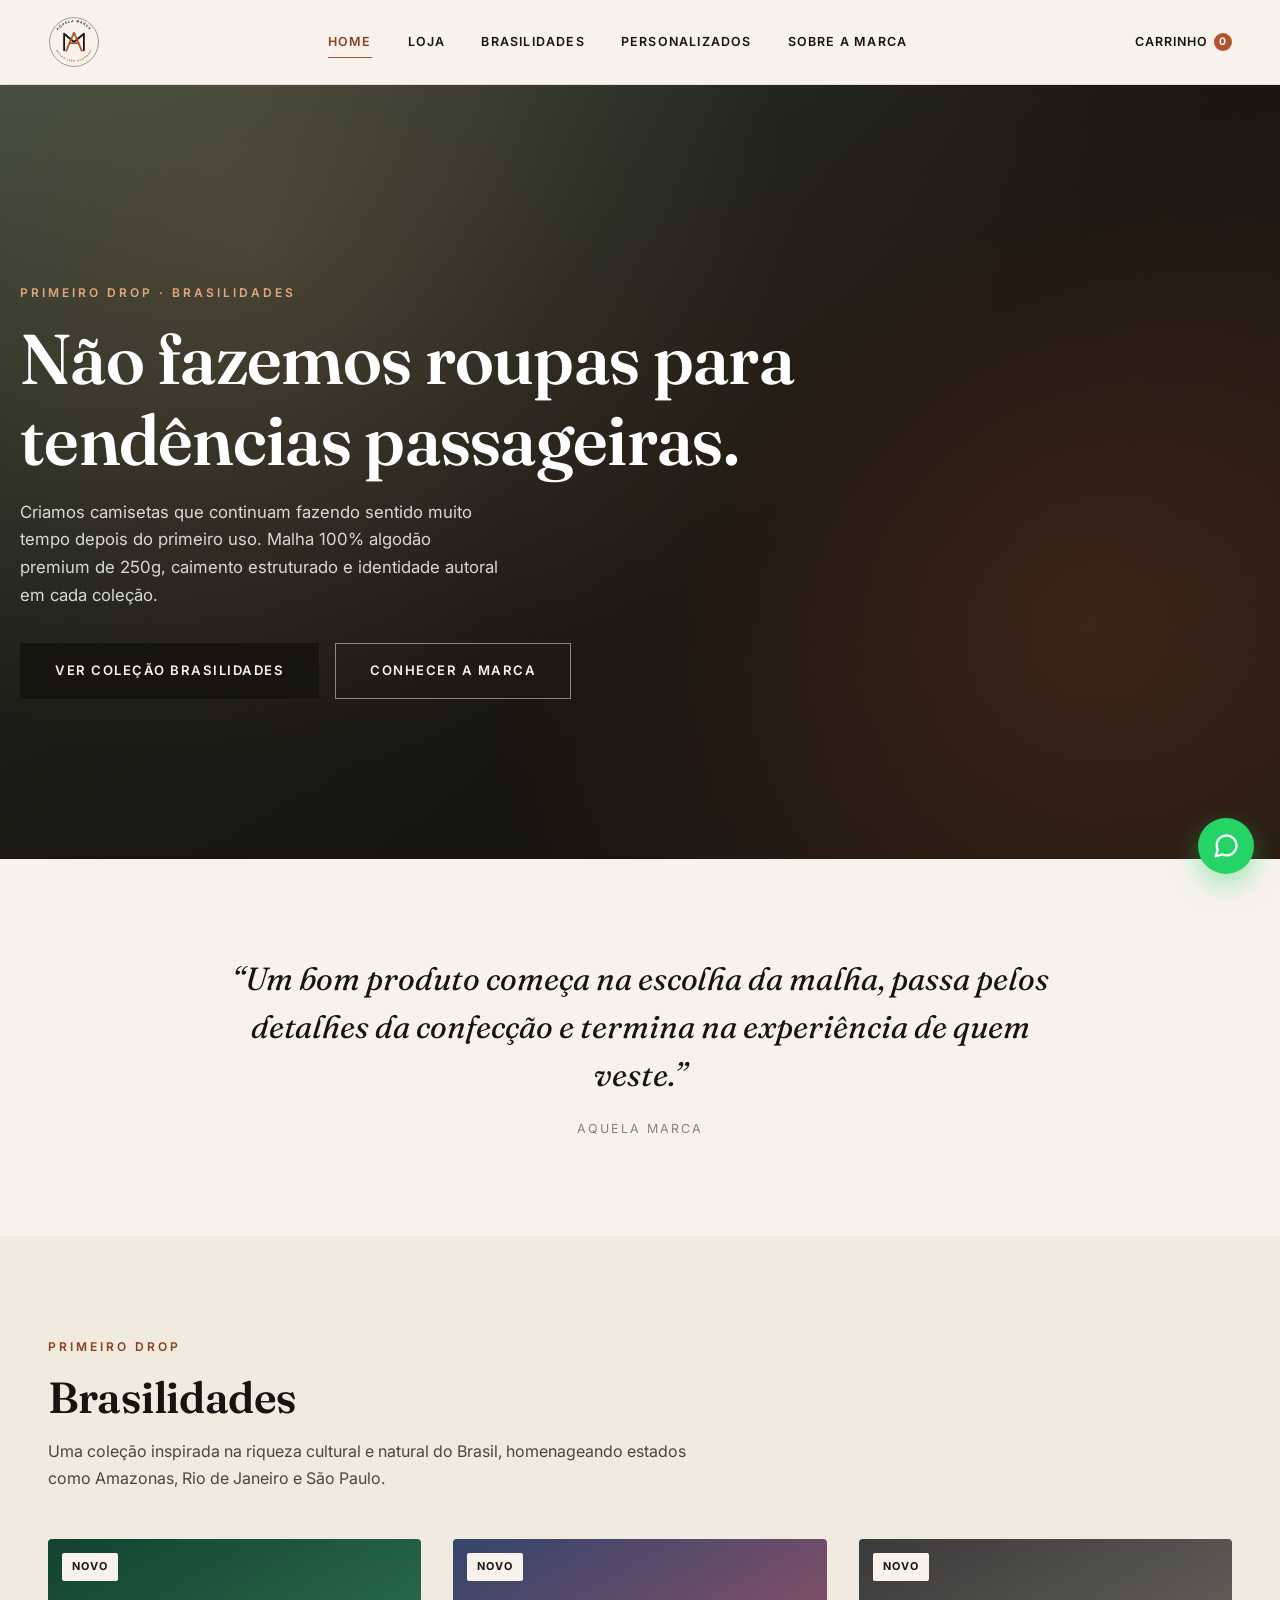
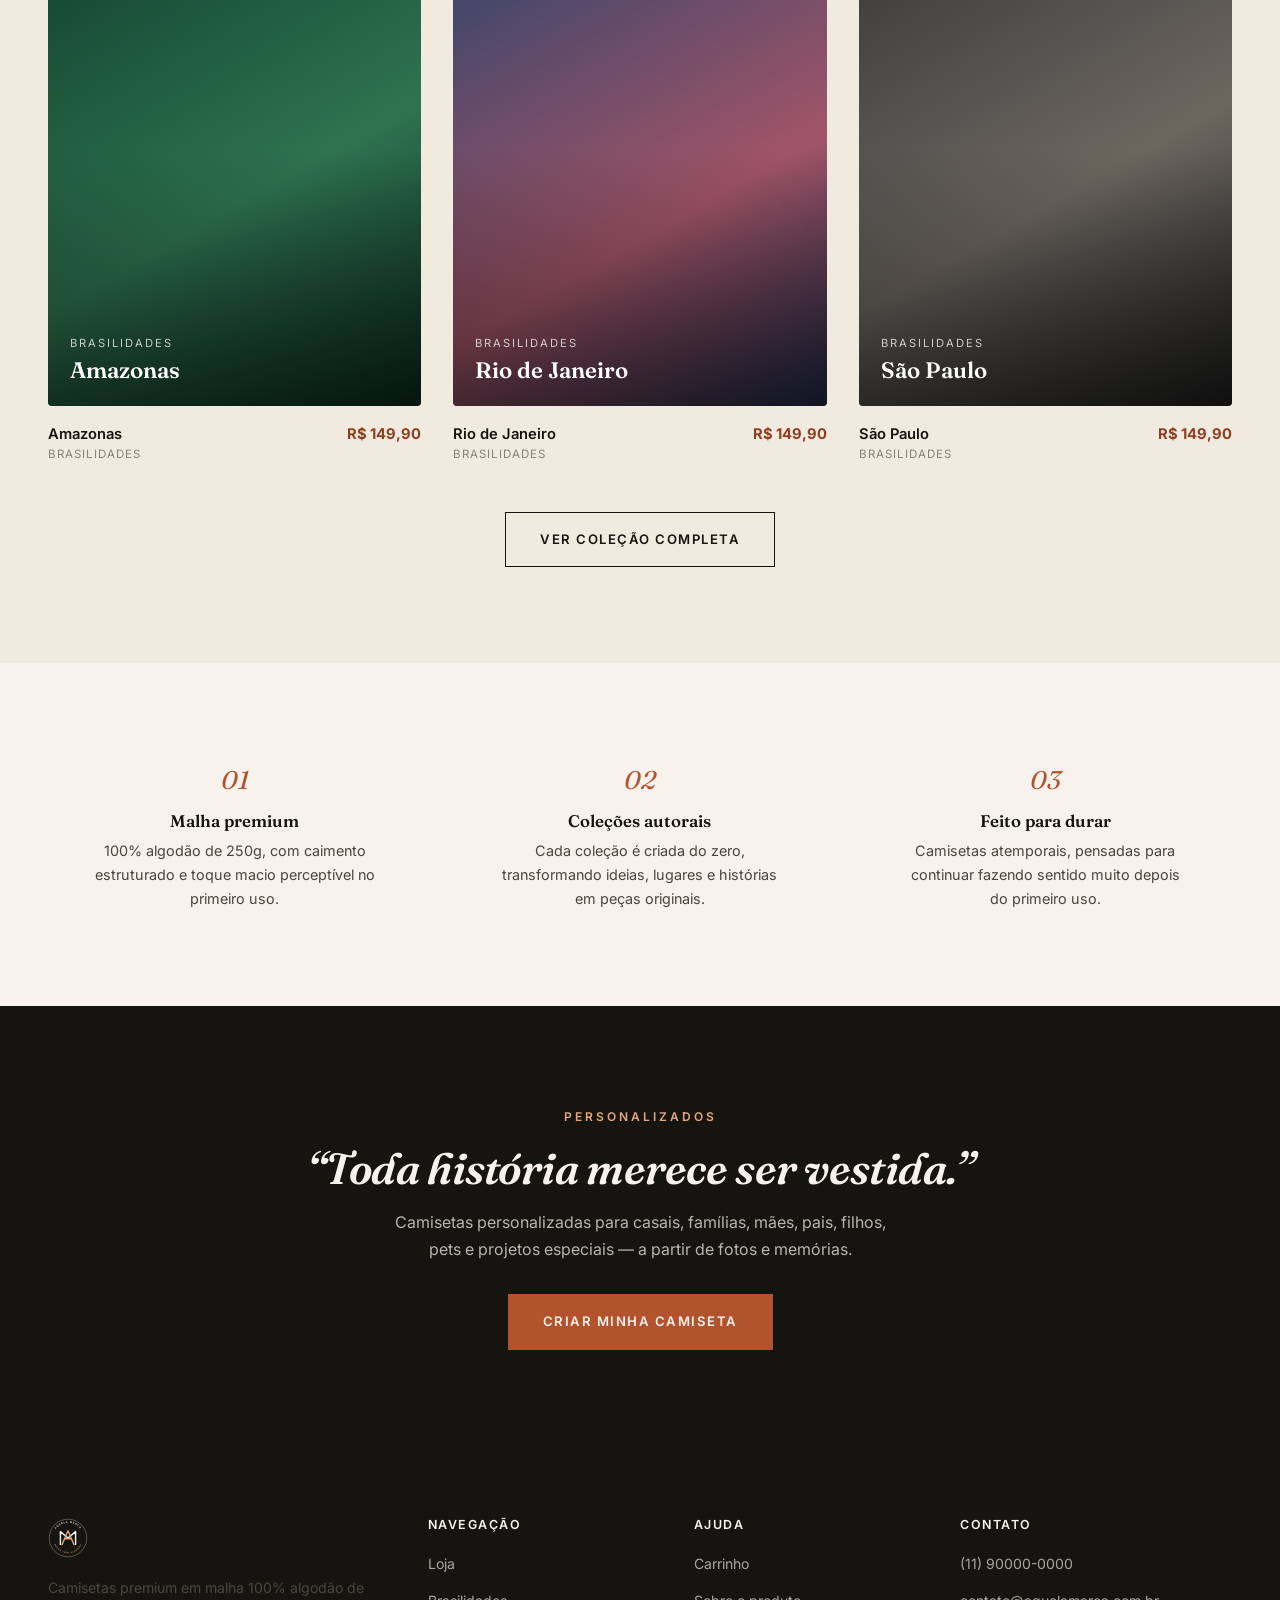
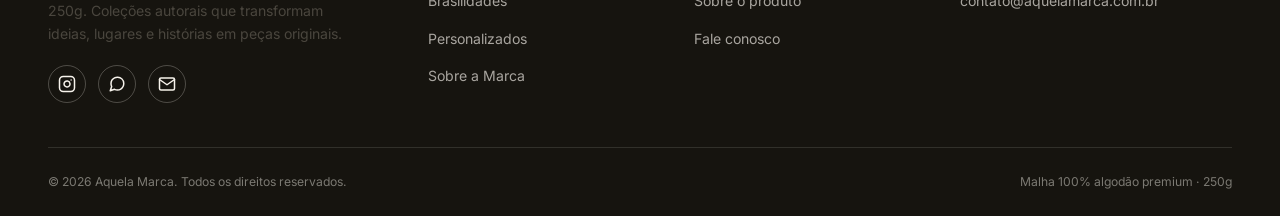
<file: index.html>
<!doctype html>
<html lang="pt-BR">
<head>
<meta charset="UTF-8">
<meta name="viewport" content="width=device-width, initial-scale=1.0">
<title>Aquela Marca | Camisetas Premium — Coleção Brasilidades</title>
<meta name="description" content="Camisetas premium em malha 100% algodão de 250g. Conheça a coleção Brasilidades e as camisetas personalizadas da Aquela Marca.">
<meta name="robots" content="index, follow">
<link rel="canonical" href="https://aquelamarca.com.br/">
<meta property="og:type" content="website">
<meta property="og:title" content="Aquela Marca | Camisetas Premium">
<meta property="og:description" content="Malha 100% algodão premium de 250g. Toda história merece ser vestida.">
<meta property="og:locale" content="pt_BR">
<link rel="icon" type="image/svg+xml" href="assets/logo-icon.svg">
<link rel="preconnect" href="https://fonts.googleapis.com">
<link rel="preconnect" href="https://fonts.gstatic.com" crossorigin>
<link href="https://fonts.googleapis.com/css2?family=Inter:wght@400;500;600;700&family=Fraunces:ital,wght@0,500;0,600;1,500;1,600&display=swap" rel="stylesheet">
<link rel="stylesheet" href="css/style.css">
<script type="application/ld+json">
{
  "@context": "https://schema.org",
  "@type": "ClothingStore",
  "name": "Aquela Marca",
  "image": "https://aquelamarca.com.br/assets/logo-badge.svg",
  "url": "https://aquelamarca.com.br/",
  "priceRange": "$$",
  "sameAs": []
}
</script>
</head>
<body>

<header class="site-header">
  <div class="container nav-wrap">
    <a href="index.html" class="logo"><img src="assets/logo-badge.svg" alt="Aquela Marca" width="44" height="44"></a>
    <nav class="nav-links" id="navLinks">
      <a href="index.html">Home</a>
      <a href="loja.html">Loja</a>
      <a href="colecao.html?c=brasilidades">Brasilidades</a>
      <a href="personalizados.html">Personalizados</a>
      <a href="sobre.html">Sobre a Marca</a>
    </nav>
    <div class="nav-right">
      <a href="carrinho.html" class="cart-btn">Carrinho <span class="cart-count">0</span></a>
      <button class="nav-toggle" id="navToggle" aria-label="Abrir menu"><span></span><span></span><span></span></button>
    </div>
  </div>
</header>

<main>
  <!-- HERO -->
  <section class="hero">
    <div class="container hero-inner">
      <div class="eyebrow">Primeiro Drop · Brasilidades</div>
      <h1>Não fazemos roupas para tendências passageiras.</h1>
      <p class="lead">Criamos camisetas que continuam fazendo sentido muito tempo depois do primeiro uso. Malha 100% algodão premium de 250g, caimento estruturado e identidade autoral em cada coleção.</p>
      <div class="hero-actions">
        <a href="colecao.html?c=brasilidades" class="btn btn-primary">Ver coleção Brasilidades</a>
        <a href="sobre.html" class="btn btn-outline">Conhecer a marca</a>
      </div>
    </div>
  </section>

  <!-- MANIFESTO -->
  <section>
    <div class="container">
      <div class="manifesto reveal">
        <p>“Um bom produto começa na escolha da malha, passa pelos detalhes da confecção e termina na experiência de quem veste.”</p>
        <cite>Aquela Marca</cite>
      </div>
    </div>
  </section>

  <!-- COLEÇÃO EM DESTAQUE -->
  <section class="bg-cream-2">
    <div class="container">
      <div class="section-head reveal">
        <div class="eyebrow">Primeiro Drop</div>
        <h2>Brasilidades</h2>
        <p class="mt-1">Uma coleção inspirada na riqueza cultural e natural do Brasil, homenageando estados como Amazonas, Rio de Janeiro e São Paulo.</p>
      </div>
      <div class="grid products-grid" id="featured-products"></div>
      <div class="text-center mt-3">
        <a href="colecao.html?c=brasilidades" class="btn btn-outline-ink">Ver coleção completa</a>
      </div>
    </div>
  </section>

  <!-- VALORES -->
  <section>
    <div class="container">
      <div class="grid value-strip reveal">
        <div class="value-item">
          <div class="num">01</div>
          <h4>Malha premium</h4>
          <p>100% algodão de 250g, com caimento estruturado e toque macio perceptível no primeiro uso.</p>
        </div>
        <div class="value-item">
          <div class="num">02</div>
          <h4>Coleções autorais</h4>
          <p>Cada coleção é criada do zero, transformando ideias, lugares e histórias em peças originais.</p>
        </div>
        <div class="value-item">
          <div class="num">03</div>
          <h4>Feito para durar</h4>
          <p>Camisetas atemporais, pensadas para continuar fazendo sentido muito depois do primeiro uso.</p>
        </div>
      </div>
    </div>
  </section>

  <!-- PERSONALIZADOS TEASER -->
  <section class="bg-ink">
    <div class="container text-center">
      <div class="eyebrow" style="color:var(--terracotta-light);justify-content:center;">Personalizados</div>
      <h2 style="font-style:italic;">“Toda história merece ser vestida.”</h2>
      <p class="mt-1" style="max-width:520px;margin:16px auto 0;">Camisetas personalizadas para casais, famílias, mães, pais, filhos, pets e projetos especiais — a partir de fotos e memórias.</p>
      <a href="personalizados.html" class="btn btn-terracotta mt-2">Criar minha camiseta</a>
    </div>
  </section>
</main>

<footer class="site-footer">
  <div class="container">
    <div class="footer-grid">
      <div class="footer-about">
        <img src="assets/logo-badge-white.svg" alt="Aquela Marca" width="40" height="40">
        <p>Camisetas premium em malha 100% algodão de 250g. Coleções autorais que transformam ideias, lugares e histórias em peças originais.</p>
        <div class="social-row">
          <a href="https://www.instagram.com/aquelamarca" target="_blank" rel="noopener" aria-label="Instagram"><svg width="18" height="18" viewBox="0 0 24 24" fill="none" stroke="currentColor" stroke-width="2" stroke-linecap="round" stroke-linejoin="round" style="color:#F7F3EC"><rect x="2" y="2" width="20" height="20" rx="5" ry="5"></rect><path d="M16 11.37A4 4 0 1 1 12.63 8 4 4 0 0 1 16 11.37z"></path><line x1="17.5" y1="6.5" x2="17.5" y2="6.5"></line></svg></a>
          <a href="https://wa.me/5511900000000" target="_blank" rel="noopener" aria-label="WhatsApp"><svg width="18" height="18" viewBox="0 0 24 24" fill="none" stroke="currentColor" stroke-width="2" stroke-linecap="round" stroke-linejoin="round" style="color:#F7F3EC"><path d="M21 11.5a8.38 8.38 0 0 1-.9 3.8 8.5 8.5 0 0 1-7.6 4.7 8.38 8.38 0 0 1-3.8-.9L3 21l1.9-5.7a8.38 8.38 0 0 1-.9-3.8 8.5 8.5 0 0 1 4.7-7.6 8.38 8.38 0 0 1 3.8-.9h.5a8.48 8.48 0 0 1 8 8v.5z"></path></svg></a>
          <a href="mailto:contato@aquelamarca.com.br" aria-label="E-mail"><svg width="18" height="18" viewBox="0 0 24 24" fill="none" stroke="currentColor" stroke-width="2" stroke-linecap="round" stroke-linejoin="round" style="color:#F7F3EC"><path d="M4 4h16c1.1 0 2 .9 2 2v12c0 1.1-.9 2-2 2H4c-1.1 0-2-.9-2-2V6c0-1.1.9-2 2-2z"></path><polyline points="22,6 12,13 2,6"></polyline></svg></a>
        </div>
      </div>
      <div>
        <h4>Navegação</h4>
        <ul>
          <li><a href="loja.html">Loja</a></li>
          <li><a href="colecao.html?c=brasilidades">Brasilidades</a></li>
          <li><a href="personalizados.html">Personalizados</a></li>
          <li><a href="sobre.html">Sobre a Marca</a></li>
        </ul>
      </div>
      <div>
        <h4>Ajuda</h4>
        <ul>
          <li><a href="carrinho.html">Carrinho</a></li>
          <li><a href="sobre.html">Sobre o produto</a></li>
          <li><a href="mailto:contato@aquelamarca.com.br">Fale conosco</a></li>
        </ul>
      </div>
      <div>
        <h4>Contato</h4>
        <ul>
          <li><a href="tel:+5511900000000">(11) 90000-0000</a></li>
          <li><a href="mailto:contato@aquelamarca.com.br">contato@aquelamarca.com.br</a></li>
        </ul>
      </div>
    </div>
    <div class="footer-bottom">
      <span>&copy; <span class="current-year"></span> Aquela Marca. Todos os direitos reservados.</span>
      <span>Malha 100% algodão premium · 250g</span>
    </div>
  </div>
</footer>

<a href="https://wa.me/5511900000000" class="wa-float" target="_blank" rel="noopener" aria-label="Fale conosco no WhatsApp">
  <svg viewBox="0 0 24 24" fill="none" stroke="#fff" stroke-width="2" stroke-linecap="round" stroke-linejoin="round"><path d="M21 11.5a8.38 8.38 0 0 1-.9 3.8 8.5 8.5 0 0 1-7.6 4.7 8.38 8.38 0 0 1-3.8-.9L3 21l1.9-5.7a8.38 8.38 0 0 1-.9-3.8 8.5 8.5 0 0 1 4.7-7.6 8.38 8.38 0 0 1 3.8-.9h.5a8.48 8.48 0 0 1 8 8v.5z"></path></svg>
</a>

<script src="js/products.js"></script>
<script src="js/cart.js"></script>
<script src="js/main.js"></script>
<script>
  function renderFeatured(products) {
    document.getElementById('featured-products').innerHTML = products.slice(0, 3).map(function (p) {
      return '<a href="produto.html?slug=' + p.slug + '" class="product-card reveal in">' +
        '<div class="product-photo ph-' + p.theme + '">' +
          (p.tag ? '<span class="tag">' + p.tag + '</span>' : '') +
          '<div class="label"><span>' + p.collection + '</span><h3>' + p.name + '</h3></div>' +
        '</div>' +
        '<div class="product-info"><div><h4>' + p.name + '</h4><div class="collection-tag">' + p.collection + '</div></div><span class="price">' + formatPrice(p.price) + '</span></div>' +
      '</a>';
    }).join('');
  }
  renderFeatured(PRODUCTS);
</script>
<script type="module">
  import { fetchProducts } from './js/products-api.js';
  fetchProducts().then(function (products) {
    if (products && products.length) renderFeatured(products);
  }).catch(function () {});
</script>
</body>
</html>
</file>
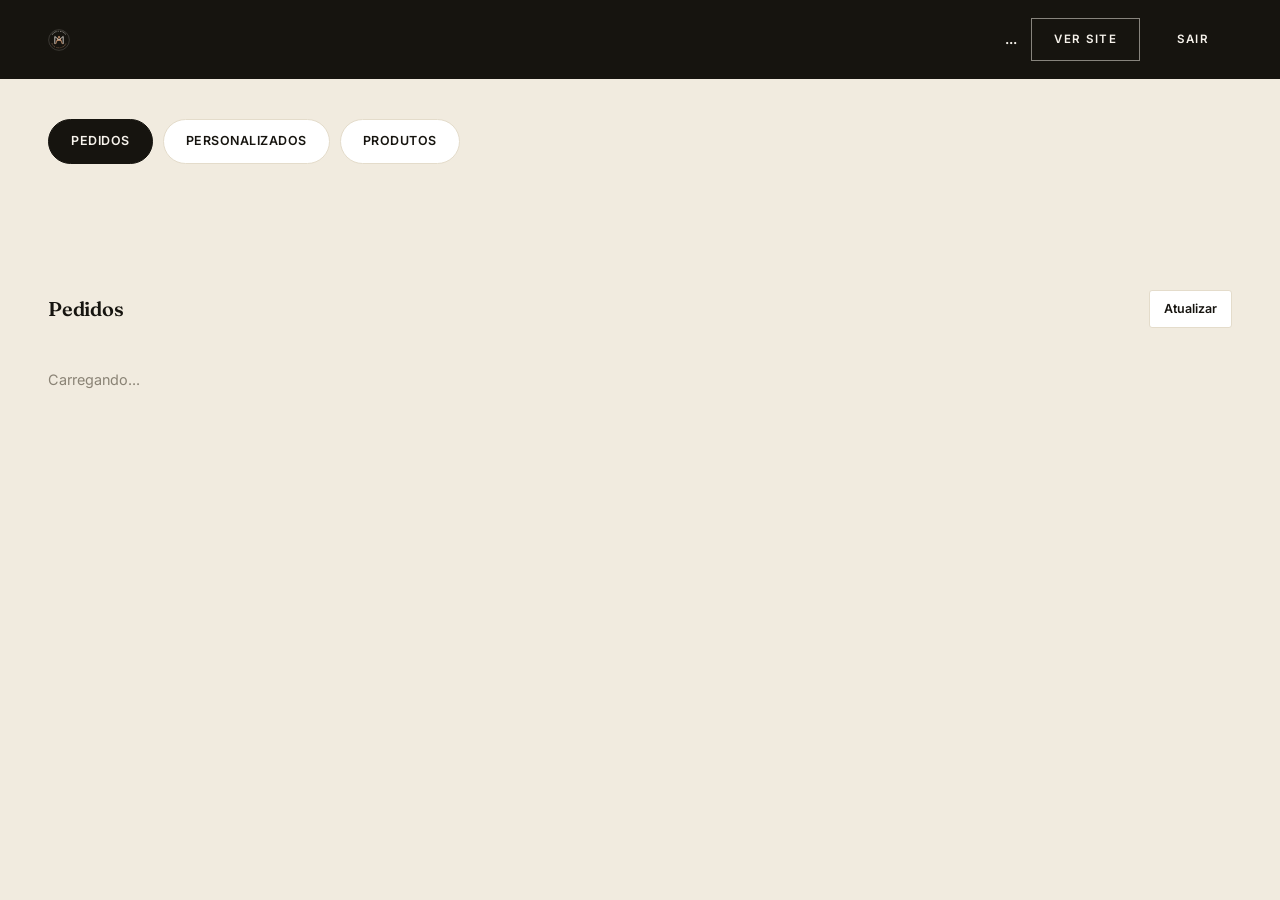
<file: admin/index.html>
<!doctype html>
<html lang="pt-BR">
<head>
<meta charset="UTF-8">
<meta name="viewport" content="width=device-width, initial-scale=1.0">
<title>Painel Admin — Aquela Marca</title>
<meta name="robots" content="noindex, nofollow">
<link rel="icon" type="image/svg+xml" href="../assets/logo-icon.svg">
<link rel="preconnect" href="https://fonts.googleapis.com">
<link rel="preconnect" href="https://fonts.gstatic.com" crossorigin>
<link href="https://fonts.googleapis.com/css2?family=Inter:wght@400;500;600;700&family=Fraunces:ital,wght@0,500;0,600;1,500;1,600&display=swap" rel="stylesheet">
<link rel="stylesheet" href="../css/style.css">
<link rel="stylesheet" href="admin.css">
</head>
<body class="admin-body">

<div class="admin-topbar">
  <div class="container">
    <img src="../assets/logo-badge-white.svg" alt="Aquela Marca">
    <div class="who">
      <strong id="user-email">...</strong>
      <a href="../index.html" class="btn btn-outline btn-sm">Ver site</a>
      <button class="btn btn-primary btn-sm" id="logout-btn">Sair</button>
    </div>
  </div>
</div>

<main class="admin-main">
  <div class="container">

    <div class="admin-tabs">
      <button class="admin-tab-btn active" data-tab="orders">Pedidos</button>
      <button class="admin-tab-btn" data-tab="personalizados">Personalizados</button>
      <button class="admin-tab-btn" data-tab="products">Produtos</button>
    </div>

    <!-- PEDIDOS -->
    <section class="admin-panel active" id="panel-orders">
      <div class="admin-toolbar">
        <h2>Pedidos</h2>
        <button class="icon-btn" id="refresh-orders">Atualizar</button>
      </div>
      <div class="admin-card-list" id="orders-list"><p class="spinner-text">Carregando...</p></div>
    </section>

    <!-- PERSONALIZADOS -->
    <section class="admin-panel" id="panel-personalizados">
      <div class="admin-toolbar">
        <h2>Pedidos personalizados</h2>
        <button class="icon-btn" id="refresh-personalizados">Atualizar</button>
      </div>
      <div class="admin-card-list" id="personalizados-list"><p class="spinner-text">Carregando...</p></div>
    </section>

    <!-- PRODUTOS -->
    <section class="admin-panel" id="panel-products">
      <div class="admin-toolbar">
        <h2>Produtos</h2>
        <button class="btn btn-primary btn-sm" id="new-product-btn">+ Novo produto</button>
      </div>
      <div class="admin-card-list" id="products-list"><p class="spinner-text">Carregando...</p></div>
    </section>

  </div>
</main>

<!-- Modal editor de produto -->
<div class="modal-overlay" id="product-modal">
  <div class="modal-box">
    <h2 id="modal-title">Novo produto</h2>
    <form id="product-form">
      <input type="hidden" id="product-id">
      <div class="field">
        <label for="p-name">Nome *</label>
        <input type="text" id="p-name" required>
      </div>
      <div class="field">
        <label for="p-slug">Slug (URL) *</label>
        <input type="text" id="p-slug" required pattern="[a-z0-9\-]+">
      </div>
      <div class="form-row">
        <div class="field">
          <label for="p-collection">Coleção</label>
          <input type="text" id="p-collection" value="Brasilidades">
        </div>
        <div class="field">
          <label for="p-price">Preço (R$) *</label>
          <input type="number" id="p-price" step="0.01" min="0" required>
        </div>
      </div>
      <div class="field">
        <label for="p-tag">Selo (opcional)</label>
        <input type="text" id="p-tag" placeholder="Ex: Novo">
      </div>
      <div class="field">
        <label>Cor de exibição (enquanto não há foto real)</label>
        <div class="theme-picker" id="theme-picker">
          <div class="theme-swatch ph-amazonas" data-theme="amazonas" title="Amazonas"></div>
          <div class="theme-swatch ph-rio" data-theme="rio" title="Rio de Janeiro"></div>
          <div class="theme-swatch ph-sp" data-theme="sp" title="São Paulo"></div>
          <div class="theme-swatch ph-casal" data-theme="casal" title="Casal"></div>
          <div class="theme-swatch ph-familia" data-theme="familia" title="Família"></div>
          <div class="theme-swatch ph-pet" data-theme="pet" title="Pet"></div>
          <div class="theme-swatch ph-amigos" data-theme="amigos" title="Projeto especial"></div>
        </div>
      </div>
      <div class="field">
        <label>Tamanhos disponíveis</label>
        <div class="size-check-row">
          <label class="size-check"><input type="checkbox" value="P"> P</label>
          <label class="size-check"><input type="checkbox" value="M"> M</label>
          <label class="size-check"><input type="checkbox" value="G"> G</label>
          <label class="size-check"><input type="checkbox" value="GG"> GG</label>
        </div>
      </div>
      <div class="field">
        <label for="p-short">Resumo (aparece no card)</label>
        <textarea id="p-short" style="min-height:60px;"></textarea>
      </div>
      <div class="field">
        <label for="p-desc">Descrição completa</label>
        <textarea id="p-desc" style="min-height:120px;"></textarea>
      </div>
      <div class="field">
        <label for="p-specs">Especificações (uma por linha, formato "Nome: valor")</label>
        <textarea id="p-specs" style="min-height:90px;" placeholder="Material: 100% algodão premium, 250g&#10;Coleção: Brasilidades&#10;Cuidados: Lavar à mão ou máquina em ciclo delicado, água fria"></textarea>
      </div>
      <div class="checkbox-row">
        <input type="checkbox" id="p-customizable">
        <label for="p-customizable" style="margin:0;">Personalizável (mostra campos "Para quem" e "História" na página do produto)</label>
      </div>
      <div class="checkbox-row">
        <input type="checkbox" id="p-published" checked>
        <label for="p-published" style="margin:0;">Publicado (visível na loja)</label>
      </div>
      <div class="admin-error" id="product-error"></div>
      <div class="modal-actions">
        <button type="button" class="icon-btn" id="cancel-product-btn">Cancelar</button>
        <button type="submit" class="btn btn-primary" id="save-product-btn">Salvar</button>
      </div>
    </form>
  </div>
</div>

<script type="module">
  import { supabase } from '../js/supabase-client.js';

  /* ---------- Auth guard ---------- */
  const { data: { session } } = await supabase.auth.getSession();
  if (!session) {
    window.location.href = 'login.html';
  } else {
    document.getElementById('user-email').textContent = session.user.email;
  }
  supabase.auth.onAuthStateChange((event, sess) => { if (!sess) window.location.href = 'login.html'; });

  document.getElementById('logout-btn').addEventListener('click', async () => {
    await supabase.auth.signOut();
    window.location.href = 'login.html';
  });

  /* ---------- Tabs ---------- */
  document.querySelectorAll('.admin-tab-btn').forEach((btn) => {
    btn.addEventListener('click', () => {
      document.querySelectorAll('.admin-tab-btn').forEach((b) => b.classList.remove('active'));
      document.querySelectorAll('.admin-panel').forEach((p) => p.classList.remove('active'));
      btn.classList.add('active');
      document.getElementById('panel-' + btn.dataset.tab).classList.add('active');
    });
  });

  function escapeHtml(str) {
    return String(str || '').replace(/[&<>"']/g, (c) => ({ '&':'&amp;','<':'&lt;','>':'&gt;','"':'&quot;',"'":'&#39;' }[c]));
  }
  function formatDateTime(iso) {
    return new Date(iso).toLocaleString('pt-BR', { day:'2-digit', month:'2-digit', year:'numeric', hour:'2-digit', minute:'2-digit' });
  }
  function formatPrice(v) {
    return Number(v).toLocaleString('pt-BR', { style: 'currency', currency: 'BRL' });
  }
  function slugify(text) {
    return text.toString().toLowerCase().normalize('NFD').replace(/[̀-ͯ]/g, '')
      .replace(/[^a-z0-9\s-]/g, '').trim().replace(/\s+/g, '-').replace(/-+/g, '-');
  }

  /* ---------- Pedidos ---------- */
  const ordersList = document.getElementById('orders-list');
  const orderStatusLabels = { novo: 'Novo', pago: 'Pago', enviado: 'Enviado', concluido: 'Concluído', cancelado: 'Cancelado' };

  async function loadOrders() {
    ordersList.innerHTML = '<p class="spinner-text">Carregando...</p>';
    const { data, error } = await supabase.from('orders').select('*').order('created_at', { ascending: false });
    if (error) { ordersList.innerHTML = '<p class="spinner-text">Erro: ' + escapeHtml(error.message) + '</p>'; return; }
    if (!data || data.length === 0) { ordersList.innerHTML = '<div class="empty-state">Nenhum pedido recebido ainda.</div>'; return; }

    ordersList.innerHTML = data.map((o) => {
      const itens = Array.isArray(o.itens) ? o.itens : [];
      const itensText = itens.map((i) => {
        const custom = i.customization && (i.customization.paraQuem || i.customization.historia)
          ? ' [Personalização: ' + [i.customization.paraQuem, i.customization.historia].filter(Boolean).join(' — ') + ']'
          : '';
        return i.qty + 'x ' + i.name + ' (' + i.size + ')' + custom;
      }).join(', ');
      return `
      <div class="lead-card">
        <div class="main">
          <h3>${escapeHtml(o.nome)}</h3>
          <div class="meta-row">
            <a href="https://wa.me/55${(o.telefone||'').replace(/\D/g,'')}" target="_blank" rel="noopener">📞 ${escapeHtml(o.telefone)}</a>
            <a href="mailto:${escapeHtml(o.email)}">✉️ ${escapeHtml(o.email)}</a>
            <span>📍 ${escapeHtml(o.endereco)}, ${escapeHtml(o.numero)} — ${escapeHtml(o.bairro)}, ${escapeHtml(o.cidade)}/${escapeHtml(o.estado)}</span>
          </div>
          <div class="items">${escapeHtml(itensText)} — <strong>${formatPrice(o.total)}</strong></div>
        </div>
        <div class="side">
          <span class="lead-date">${formatDateTime(o.created_at)}</span>
          <select data-id="${o.id}" class="order-status-select">
            ${Object.keys(orderStatusLabels).map((k) => `<option value="${k}" ${o.status===k?'selected':''}>${orderStatusLabels[k]}</option>`).join('')}
          </select>
        </div>
      </div>`;
    }).join('');

    document.querySelectorAll('.order-status-select').forEach((sel) => {
      sel.addEventListener('change', async () => {
        await supabase.from('orders').update({ status: sel.value }).eq('id', sel.dataset.id);
      });
    });
  }
  document.getElementById('refresh-orders').addEventListener('click', loadOrders);

  /* ---------- Personalizados ---------- */
  const persoList = document.getElementById('personalizados-list');

  async function loadPersonalizados() {
    persoList.innerHTML = '<p class="spinner-text">Carregando...</p>';
    const { data, error } = await supabase.from('personalizados').select('*').order('created_at', { ascending: false });
    if (error) { persoList.innerHTML = '<p class="spinner-text">Erro: ' + escapeHtml(error.message) + '</p>'; return; }
    if (!data || data.length === 0) { persoList.innerHTML = '<div class="empty-state">Nenhum pedido personalizado ainda.</div>'; return; }

    persoList.innerHTML = data.map((p) => `
      <div class="lead-card">
        <div class="main">
          <h3>${escapeHtml(p.nome)} ${p.para_quem ? '· ' + escapeHtml(p.para_quem) : ''}</h3>
          <div class="meta-row">
            <a href="https://wa.me/55${(p.telefone||'').replace(/\D/g,'')}" target="_blank" rel="noopener">📞 ${escapeHtml(p.telefone)}</a>
            <a href="mailto:${escapeHtml(p.email)}">✉️ ${escapeHtml(p.email)}</a>
            ${p.tamanho ? `<span>Tamanho: ${escapeHtml(p.tamanho)}</span>` : ''}
          </div>
          ${p.mensagem ? `<div class="items">${escapeHtml(p.mensagem)}</div>` : ''}
        </div>
        <div class="side">
          <span class="lead-date">${formatDateTime(p.created_at)}</span>
          <select data-id="${p.id}" class="perso-status-select">
            <option value="novo" ${p.status==='novo'?'selected':''}>Novo</option>
            <option value="em_contato" ${p.status==='em_contato'?'selected':''}>Em contato</option>
            <option value="concluido" ${p.status==='concluido'?'selected':''}>Concluído</option>
          </select>
        </div>
      </div>`).join('');

    document.querySelectorAll('.perso-status-select').forEach((sel) => {
      sel.addEventListener('change', async () => {
        await supabase.from('personalizados').update({ status: sel.value }).eq('id', sel.dataset.id);
      });
    });
  }
  document.getElementById('refresh-personalizados').addEventListener('click', loadPersonalizados);

  /* ---------- Produtos ---------- */
  const productsList = document.getElementById('products-list');
  const modal = document.getElementById('product-modal');
  const productForm = document.getElementById('product-form');
  const productError = document.getElementById('product-error');
  let selectedTheme = 'amazonas';
  let editingId = null;
  let slugTouched = false;

  document.querySelectorAll('.theme-swatch').forEach((sw) => {
    sw.addEventListener('click', () => {
      document.querySelectorAll('.theme-swatch').forEach((s) => s.classList.remove('active'));
      sw.classList.add('active');
      selectedTheme = sw.dataset.theme;
    });
  });

  async function loadProducts() {
    productsList.innerHTML = '<p class="spinner-text">Carregando...</p>';
    const { data, error } = await supabase.from('products').select('*').order('created_at', { ascending: false });
    if (error) { productsList.innerHTML = '<p class="spinner-text">Erro: ' + escapeHtml(error.message) + '</p>'; return; }
    if (!data || data.length === 0) { productsList.innerHTML = '<div class="empty-state">Nenhum produto cadastrado ainda.</div>'; return; }

    productsList.innerHTML = data.map((p) => `
      <div class="product-row">
        <div class="thumb ph-${p.theme}"></div>
        <div class="info">
          <h3>${escapeHtml(p.name)}</h3>
          <div class="meta">
            <span class="status-badge ${p.published ? 'status-concluido' : 'status-novo'}">${p.published ? 'Publicado' : 'Rascunho'}</span>
            &nbsp;·&nbsp; ${escapeHtml(p.collection)} &nbsp;·&nbsp; ${formatPrice(p.price)}
          </div>
        </div>
        <div class="actions">
          <button class="icon-btn" data-edit="${p.id}">Editar</button>
          <button class="icon-btn danger" data-delete="${p.id}">Excluir</button>
        </div>
      </div>`).join('');

    document.querySelectorAll('[data-edit]').forEach((btn) => {
      btn.addEventListener('click', () => openEditor(data.find((p) => p.id === btn.dataset.edit)));
    });
    document.querySelectorAll('[data-delete]').forEach((btn) => {
      btn.addEventListener('click', async () => {
        if (!confirm('Excluir este produto?')) return;
        await supabase.from('products').delete().eq('id', btn.dataset.delete);
        loadProducts();
      });
    });
  }

  function openEditor(p) {
    productError.classList.remove('show');
    editingId = p ? p.id : null;
    slugTouched = !!p;
    document.getElementById('modal-title').textContent = p ? 'Editar produto' : 'Novo produto';
    document.getElementById('p-name').value = p ? p.name : '';
    document.getElementById('p-slug').value = p ? p.slug : '';
    document.getElementById('p-collection').value = p ? p.collection : 'Brasilidades';
    document.getElementById('p-price').value = p ? p.price : '';
    document.getElementById('p-tag').value = p ? (p.tag || '') : '';
    document.getElementById('p-short').value = p ? (p.short_description || '') : '';
    document.getElementById('p-desc').value = p ? (p.description || '') : '';
    document.getElementById('p-specs').value = p ? (p.specifications || '') : '';
    document.getElementById('p-customizable').checked = p ? !!p.customizable : false;
    document.getElementById('p-published').checked = p ? p.published : true;

    selectedTheme = p ? p.theme : 'amazonas';
    document.querySelectorAll('.theme-swatch').forEach((s) => s.classList.toggle('active', s.dataset.theme === selectedTheme));

    const sizes = p ? (p.sizes || []) : ['P', 'M', 'G', 'GG'];
    document.querySelectorAll('.size-check input').forEach((cb) => { cb.checked = sizes.includes(cb.value); });

    modal.classList.add('show');
  }

  document.getElementById('new-product-btn').addEventListener('click', () => openEditor(null));
  document.getElementById('cancel-product-btn').addEventListener('click', () => modal.classList.remove('show'));
  modal.addEventListener('click', (e) => { if (e.target === modal) modal.classList.remove('show'); });
  document.getElementById('p-name').addEventListener('input', (e) => {
    if (!slugTouched) document.getElementById('p-slug').value = slugify(e.target.value);
  });
  document.getElementById('p-slug').addEventListener('input', () => { slugTouched = true; });

  productForm.addEventListener('submit', async (e) => {
    e.preventDefault();
    productError.classList.remove('show');
    const saveBtn = document.getElementById('save-product-btn');
    saveBtn.disabled = true;
    saveBtn.textContent = 'Salvando...';

    const sizes = Array.from(document.querySelectorAll('.size-check input:checked')).map((cb) => cb.value);
    const collection = document.getElementById('p-collection').value.trim() || 'Brasilidades';

    const record = {
      name: document.getElementById('p-name').value.trim(),
      slug: slugify(document.getElementById('p-slug').value.trim()),
      collection: collection,
      collection_slug: slugify(collection),
      theme: selectedTheme,
      price: parseFloat(document.getElementById('p-price').value),
      tag: document.getElementById('p-tag').value.trim() || null,
      sizes: sizes,
      short_description: document.getElementById('p-short').value.trim(),
      description: document.getElementById('p-desc').value.trim(),
      specifications: document.getElementById('p-specs').value.trim() || null,
      customizable: document.getElementById('p-customizable').checked,
      published: document.getElementById('p-published').checked
    };

    let error;
    if (editingId) {
      ({ error } = await supabase.from('products').update(record).eq('id', editingId));
    } else {
      ({ error } = await supabase.from('products').insert(record));
    }

    saveBtn.disabled = false;
    saveBtn.textContent = 'Salvar';

    if (error) {
      productError.textContent = error.code === '23505' ? 'Já existe um produto com esse slug.' : 'Erro ao salvar: ' + error.message;
      productError.classList.add('show');
      return;
    }

    modal.classList.remove('show');
    loadProducts();
  });

  loadOrders();
  loadPersonalizados();
  loadProducts();
</script>
</body>
</html>
</file>
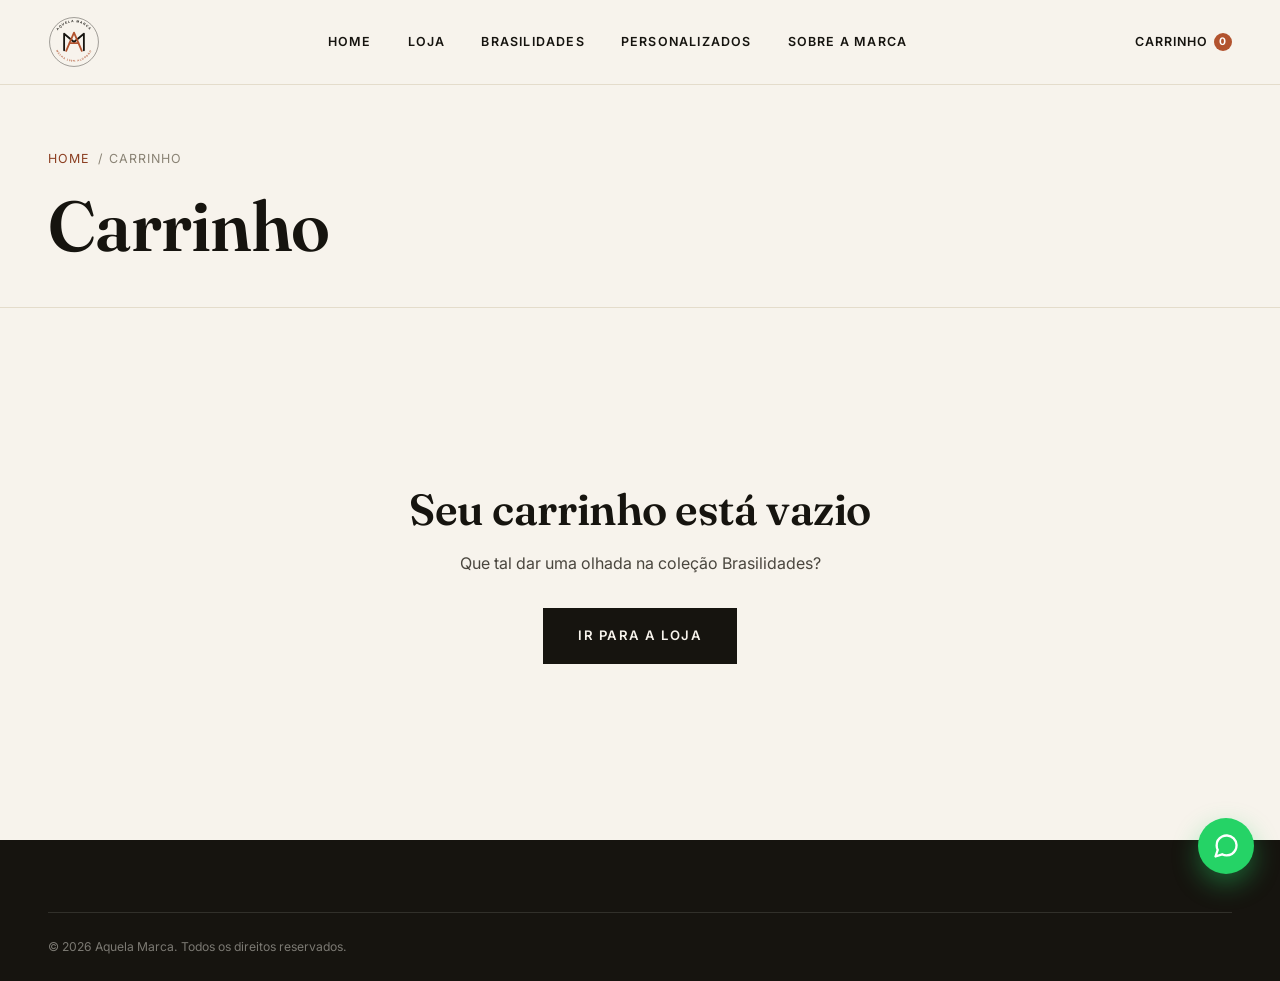
<file: carrinho.html>
<!doctype html>
<html lang="pt-BR">
<head>
<meta charset="UTF-8">
<meta name="viewport" content="width=device-width, initial-scale=1.0">
<title>Carrinho | Aquela Marca</title>
<meta name="robots" content="noindex, follow">
<link rel="icon" type="image/svg+xml" href="assets/logo-icon.svg">
<link rel="preconnect" href="https://fonts.googleapis.com">
<link rel="preconnect" href="https://fonts.gstatic.com" crossorigin>
<link href="https://fonts.googleapis.com/css2?family=Inter:wght@400;500;600;700&family=Fraunces:ital,wght@0,500;0,600;1,500;1,600&display=swap" rel="stylesheet">
<link rel="stylesheet" href="css/style.css">
</head>
<body>

<header class="site-header">
  <div class="container nav-wrap">
    <a href="index.html" class="logo"><img src="assets/logo-badge.svg" alt="Aquela Marca" width="44" height="44"></a>
    <nav class="nav-links" id="navLinks">
      <a href="index.html">Home</a>
      <a href="loja.html">Loja</a>
      <a href="colecao.html?c=brasilidades">Brasilidades</a>
      <a href="personalizados.html">Personalizados</a>
      <a href="sobre.html">Sobre a Marca</a>
    </nav>
    <div class="nav-right">
      <a href="carrinho.html" class="cart-btn">Carrinho <span class="cart-count">0</span></a>
      <button class="nav-toggle" id="navToggle" aria-label="Abrir menu"><span></span><span></span><span></span></button>
    </div>
  </div>
</header>

<main>
  <section class="page-hero">
    <div class="container">
      <div class="breadcrumb"><a href="index.html">Home</a> / Carrinho</div>
      <h1>Carrinho</h1>
    </div>
  </section>

  <section>
    <div class="container" id="cart-root">
      <p class="spinner-text">Carregando...</p>
    </div>
  </section>
</main>

<footer class="site-footer">
  <div class="container">
    <div class="footer-bottom" style="border-top:1px solid rgba(247,243,236,.12);padding-top:24px;">
      <span>&copy; <span class="current-year"></span> Aquela Marca. Todos os direitos reservados.</span>
    </div>
  </div>
</footer>

<a href="https://wa.me/5511900000000" class="wa-float" target="_blank" rel="noopener" aria-label="Fale conosco no WhatsApp">
  <svg viewBox="0 0 24 24" fill="none" stroke="#fff" stroke-width="2" stroke-linecap="round" stroke-linejoin="round"><path d="M21 11.5a8.38 8.38 0 0 1-.9 3.8 8.5 8.5 0 0 1-7.6 4.7 8.38 8.38 0 0 1-3.8-.9L3 21l1.9-5.7a8.38 8.38 0 0 1-.9-3.8 8.5 8.5 0 0 1 4.7-7.6 8.38 8.38 0 0 1 3.8-.9h.5a8.48 8.48 0 0 1 8 8v.5z"></path></svg>
</a>

<script src="js/products.js"></script>
<script src="js/cart.js"></script>
<script src="js/main.js"></script>
<script>
  function renderCart() {
    var cart = getCart();
    var root = document.getElementById('cart-root');

    if (cart.length === 0) {
      root.innerHTML = '<div class="empty-cart"><h2>Seu carrinho está vazio</h2><p class="mt-1">Que tal dar uma olhada na coleção Brasilidades?</p><a href="loja.html" class="btn btn-primary mt-2">Ir para a loja</a></div>';
      return;
    }

    var rows = cart.map(function (item, i) {
      var customMeta = '';
      if (item.customization && (item.customization.paraQuem || item.customization.historia)) {
        customMeta = '<div class="meta">Personalização: ' +
          [item.customization.paraQuem, item.customization.historia].filter(Boolean).join(' — ') +
        '</div>';
      }
      return '<tr>' +
        '<td><div class="cart-item-info"><div class="cart-thumb ph-' + item.theme + '"></div><div><h4>' + item.name + '</h4><div class="meta">Tamanho: ' + item.size + '</div>' + customMeta + '<button class="remove-btn" data-index="' + i + '">Remover</button></div></div></td>' +
        '<td><div class="qty-control"><button data-minus="' + i + '">&minus;</button><span>' + item.qty + '</span><button data-plus="' + i + '">&plus;</button></div></td>' +
        '<td>' + formatPrice(item.price) + '</td>' +
        '<td>' + formatPrice(item.price * item.qty) + '</td>' +
      '</tr>';
    }).join('');

    var total = getCartTotal();

    root.innerHTML =
      '<div class="grid" style="grid-template-columns:2fr 1fr;gap:48px;align-items:flex-start;">' +
        '<table class="cart-table"><thead><tr><th>Produto</th><th>Quantidade</th><th>Preço</th><th>Subtotal</th></tr></thead><tbody>' + rows + '</tbody></table>' +
        '<div class="cart-summary">' +
          '<h3 style="margin-bottom:18px;">Resumo</h3>' +
          '<div class="summary-row"><span>Subtotal</span><span>' + formatPrice(total) + '</span></div>' +
          '<div class="summary-row"><span>Frete</span><span>Calculado no checkout</span></div>' +
          '<div class="summary-row total"><span>Total</span><span>' + formatPrice(total) + '</span></div>' +
          '<a href="checkout.html" class="btn btn-primary btn-block mt-2">Finalizar compra</a>' +
          '<a href="loja.html" class="link-underline mt-1" style="display:inline-block;">Continuar comprando</a>' +
        '</div>' +
      '</div>';

    root.querySelectorAll('[data-minus]').forEach(function (b) {
      b.addEventListener('click', function () {
        var i = +b.dataset.minus;
        updateCartQty(i, getCart()[i].qty - 1);
        renderCart();
      });
    });
    root.querySelectorAll('[data-plus]').forEach(function (b) {
      b.addEventListener('click', function () {
        var i = +b.dataset.plus;
        updateCartQty(i, getCart()[i].qty + 1);
        renderCart();
      });
    });
    root.querySelectorAll('.remove-btn').forEach(function (b) {
      b.addEventListener('click', function () {
        removeFromCart(+b.dataset.index);
        renderCart();
      });
    });
  }

  renderCart();
</script>
</body>
</html>
</file>
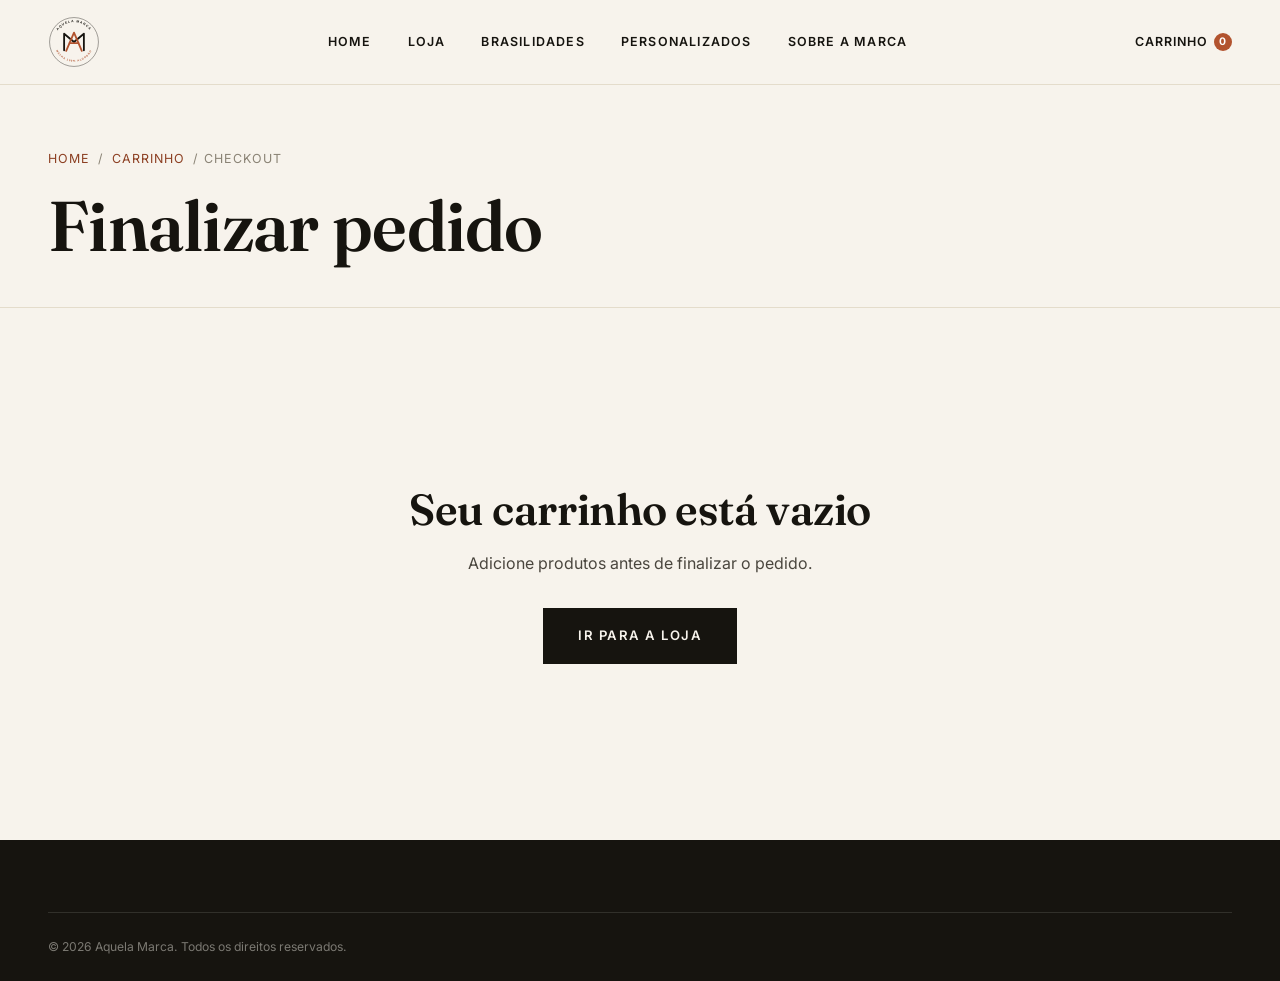
<file: checkout.html>
<!doctype html>
<html lang="pt-BR">
<head>
<meta charset="UTF-8">
<meta name="viewport" content="width=device-width, initial-scale=1.0">
<title>Checkout | Aquela Marca</title>
<meta name="robots" content="noindex, follow">
<link rel="icon" type="image/svg+xml" href="assets/logo-icon.svg">
<link rel="preconnect" href="https://fonts.googleapis.com">
<link rel="preconnect" href="https://fonts.gstatic.com" crossorigin>
<link href="https://fonts.googleapis.com/css2?family=Inter:wght@400;500;600;700&family=Fraunces:ital,wght@0,500;0,600;1,500;1,600&display=swap" rel="stylesheet">
<link rel="stylesheet" href="css/style.css">
</head>
<body>

<header class="site-header">
  <div class="container nav-wrap">
    <a href="index.html" class="logo"><img src="assets/logo-badge.svg" alt="Aquela Marca" width="44" height="44"></a>
    <nav class="nav-links" id="navLinks">
      <a href="index.html">Home</a>
      <a href="loja.html">Loja</a>
      <a href="colecao.html?c=brasilidades">Brasilidades</a>
      <a href="personalizados.html">Personalizados</a>
      <a href="sobre.html">Sobre a Marca</a>
    </nav>
    <div class="nav-right">
      <a href="carrinho.html" class="cart-btn">Carrinho <span class="cart-count">0</span></a>
      <button class="nav-toggle" id="navToggle" aria-label="Abrir menu"><span></span><span></span><span></span></button>
    </div>
  </div>
</header>

<main>
  <section class="page-hero">
    <div class="container">
      <div class="breadcrumb"><a href="index.html">Home</a> / <a href="carrinho.html">Carrinho</a> / Checkout</div>
      <h1>Finalizar pedido</h1>
    </div>
  </section>

  <section>
    <div class="container" id="checkout-root">
      <p class="spinner-text">Carregando...</p>
    </div>
  </section>
</main>

<footer class="site-footer">
  <div class="container">
    <div class="footer-bottom" style="border-top:1px solid rgba(247,243,236,.12);padding-top:24px;">
      <span>&copy; <span class="current-year"></span> Aquela Marca. Todos os direitos reservados.</span>
    </div>
  </div>
</footer>

<script src="js/products.js"></script>
<script src="js/cart.js"></script>
<script src="js/main.js"></script>
<script>
  var cart = getCart();
  var root = document.getElementById('checkout-root');

  if (cart.length === 0) {
    root.innerHTML = '<div class="empty-cart"><h2>Seu carrinho está vazio</h2><p class="mt-1">Adicione produtos antes de finalizar o pedido.</p><a href="loja.html" class="btn btn-primary mt-2">Ir para a loja</a></div>';
  } else {
    var total = getCartTotal();
    var summaryText = cart.map(function (i) {
      var custom = i.customization && (i.customization.paraQuem || i.customization.historia)
        ? ' [Personalização: ' + [i.customization.paraQuem, i.customization.historia].filter(Boolean).join(' — ') + ']'
        : '';
      return i.qty + 'x ' + i.name + ' (Tam. ' + i.size + ')' + custom + ' — ' + formatPrice(i.price * i.qty);
    }).join(' | ') + ' — TOTAL: ' + formatPrice(total);

    var hasCustomItem = cart.some(function (i) { return i.customization && (i.customization.paraQuem || i.customization.historia); });

    var itemsHtml = cart.map(function (item) {
      var custom = item.customization && (item.customization.paraQuem || item.customization.historia)
        ? '<div class="meta">Personalização: ' + [item.customization.paraQuem, item.customization.historia].filter(Boolean).join(' — ') + '</div>'
        : '';
      return '<div class="summary-row"><span>' + item.qty + 'x ' + item.name + ' (' + item.size + ')' + custom + '</span><span>' + formatPrice(item.price * item.qty) + '</span></div>';
    }).join('');

    root.innerHTML =
      '<div class="grid" style="grid-template-columns:1.3fr 1fr;gap:48px;align-items:flex-start;">' +
        '<form id="checkout-form" name="pedido" method="POST" data-netlify="true" netlify-honeypot="bot-field" action="/obrigado-pedido.html">' +
          '<input type="hidden" name="form-name" value="pedido">' +
          '<input type="hidden" name="resumo_pedido" value="' + summaryText.replace(/"/g, '&quot;') + '">' +
          '<p style="display:none;"><label>Não preencher: <input name="bot-field"></label></p>' +

          '<h3 class="mt-1" style="margin-bottom:18px;">Dados de contato</h3>' +
          '<div class="form-row">' +
            '<div class="field"><label for="nome">Nome completo *</label><input type="text" id="nome" name="nome" required></div>' +
            '<div class="field"><label for="telefone">Telefone / WhatsApp *</label><input type="tel" id="telefone" name="telefone" required></div>' +
          '</div>' +
          '<div class="field"><label for="email">E-mail *</label><input type="email" id="email" name="email" required></div>' +

          '<h3 class="mt-2" style="margin-bottom:18px;">Endereço de entrega</h3>' +
          '<div class="form-row">' +
            '<div class="field"><label for="cep">CEP *</label><input type="text" id="cep" name="cep" required></div>' +
            '<div class="field"><label for="cidade">Cidade *</label><input type="text" id="cidade" name="cidade" required></div>' +
          '</div>' +
          '<div class="form-row">' +
            '<div class="field"><label for="endereco">Endereço *</label><input type="text" id="endereco" name="endereco" required></div>' +
            '<div class="field"><label for="numero">Número *</label><input type="text" id="numero" name="numero" required></div>' +
          '</div>' +
          '<div class="form-row">' +
            '<div class="field"><label for="bairro">Bairro *</label><input type="text" id="bairro" name="bairro" required></div>' +
            '<div class="field"><label for="estado">Estado *</label><input type="text" id="estado" name="estado" required maxlength="2" placeholder="Ex: SP"></div>' +
          '</div>' +
          '<div class="field"><label for="complemento">Complemento</label><input type="text" id="complemento" name="complemento"></div>' +

          '<div class="field mt-1"><label for="observacoes">Observações</label><textarea id="observacoes" name="observacoes" placeholder="Alguma informação adicional sobre o pedido ou entrega?"></textarea></div>' +

          (hasCustomItem ? '<p class="form-note">Seu pedido inclui item(ns) personalizado(s): depois de confirmado, envie as fotos e a arte pelo WhatsApp para montarmos a estampa.</p>' : '') +
          '<p class="form-note">Pagamento: nossa equipe entrará em contato pelo WhatsApp para confirmar a forma de pagamento (Pix, cartão ou link de pagamento) antes do envio.</p>' +
          '<button type="submit" class="btn btn-primary btn-block mt-2">Confirmar pedido</button>' +
        '</form>' +
        '<div class="cart-summary">' +
          '<h3 style="margin-bottom:18px;">Seu pedido</h3>' +
          itemsHtml +
          '<div class="summary-row total"><span>Total</span><span>' + formatPrice(total) + '</span></div>' +
        '</div>' +
      '</div>';

    document.getElementById('checkout-form').addEventListener('submit', function () {
      window.setTimeout(clearCart, 100);
    });
  }
</script>
<script type="module">
  import { supabase } from './js/supabase-client.js';

  var checkoutForm = document.getElementById('checkout-form');
  if (checkoutForm) {
    checkoutForm.addEventListener('submit', async function (e) {
      e.preventDefault();
      var fd = new FormData(checkoutForm);
      var itens = cart.map(function (i) {
        var out = { slug: i.slug, name: i.name, size: i.size, qty: i.qty, price: i.price };
        if (i.customization && (i.customization.paraQuem || i.customization.historia)) {
          out.customization = i.customization;
        }
        return out;
      });

      var order = {
        nome: fd.get('nome'),
        telefone: fd.get('telefone'),
        email: fd.get('email'),
        cep: fd.get('cep'),
        cidade: fd.get('cidade'),
        endereco: fd.get('endereco'),
        numero: fd.get('numero'),
        bairro: fd.get('bairro'),
        estado: fd.get('estado'),
        complemento: fd.get('complemento') || null,
        observacoes: fd.get('observacoes') || null,
        itens: itens,
        total: getCartTotal()
      };

      try {
        await Promise.race([
          supabase.from('orders').insert(order),
          new Promise(function (resolve) { setTimeout(resolve, 3000); })
        ]);
      } catch (err) {
        console.error('Erro ao salvar pedido no painel admin:', err);
      }

      checkoutForm.submit();
    });
  }
</script>
</body>
</html>
</file>
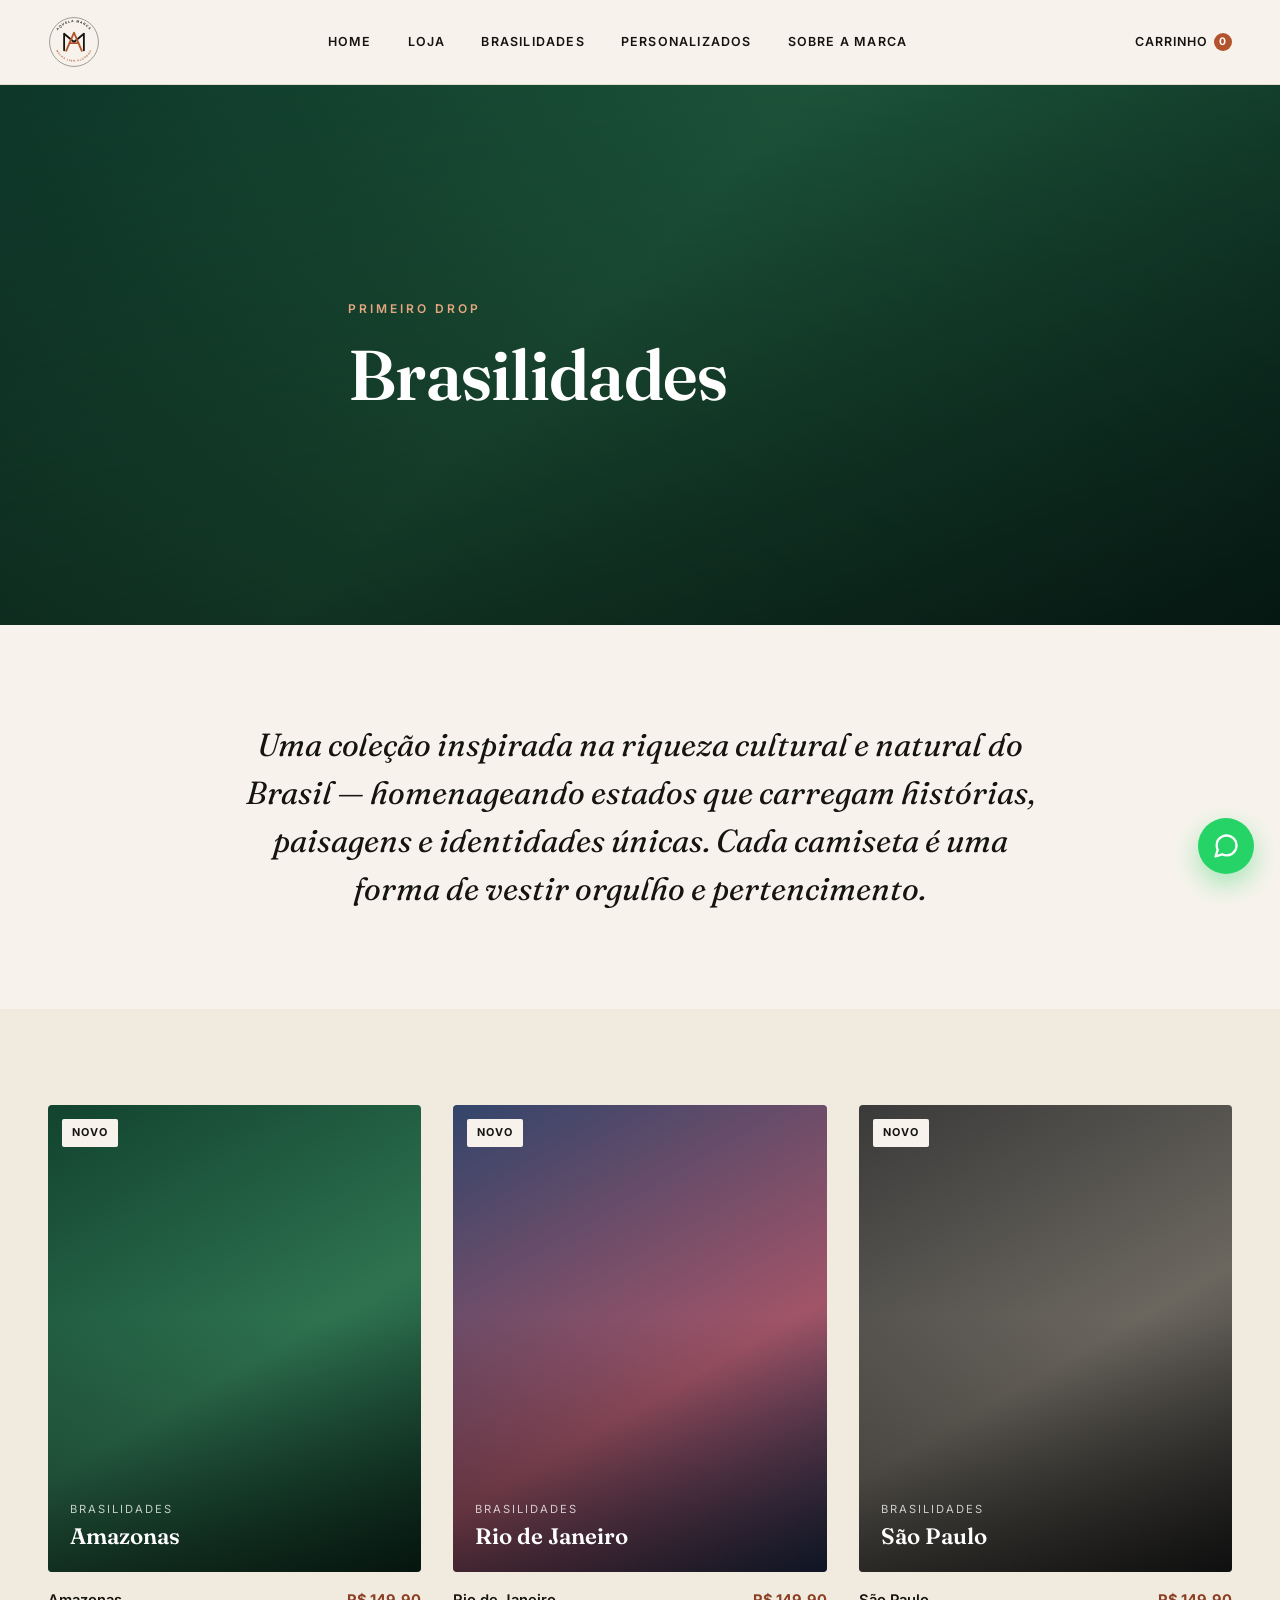
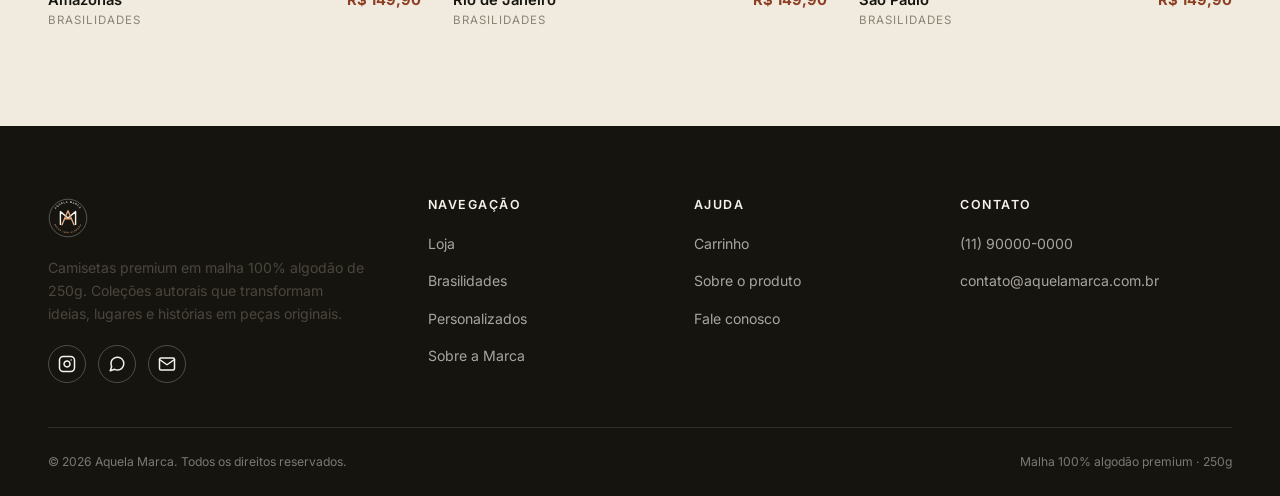
<file: colecao.html>
<!doctype html>
<html lang="pt-BR">
<head>
<meta charset="UTF-8">
<meta name="viewport" content="width=device-width, initial-scale=1.0">
<title id="page-title">Coleção | Aquela Marca</title>
<meta name="description" id="page-description" content="Coleções autorais da Aquela Marca, criadas do zero para transformar ideias, lugares e histórias em peças originais.">
<meta name="robots" content="index, follow">
<link rel="icon" type="image/svg+xml" href="assets/logo-icon.svg">
<link rel="preconnect" href="https://fonts.googleapis.com">
<link rel="preconnect" href="https://fonts.gstatic.com" crossorigin>
<link href="https://fonts.googleapis.com/css2?family=Inter:wght@400;500;600;700&family=Fraunces:ital,wght@0,500;0,600;1,500;1,600&display=swap" rel="stylesheet">
<link rel="stylesheet" href="css/style.css">
</head>
<body>

<header class="site-header">
  <div class="container nav-wrap">
    <a href="index.html" class="logo"><img src="assets/logo-badge.svg" alt="Aquela Marca" width="44" height="44"></a>
    <nav class="nav-links" id="navLinks">
      <a href="index.html">Home</a>
      <a href="loja.html">Loja</a>
      <a href="colecao.html?c=brasilidades">Brasilidades</a>
      <a href="personalizados.html">Personalizados</a>
      <a href="sobre.html">Sobre a Marca</a>
    </nav>
    <div class="nav-right">
      <a href="carrinho.html" class="cart-btn">Carrinho <span class="cart-count">0</span></a>
      <button class="nav-toggle" id="navToggle" aria-label="Abrir menu"><span></span><span></span><span></span></button>
    </div>
  </div>
</header>

<main>
  <section class="collection-banner" id="collection-banner">
    <div class="container inner">
      <div class="eyebrow" id="collection-tagline" style="color:var(--terracotta-light);">Coleção</div>
      <h1 id="collection-name">Coleção</h1>
    </div>
  </section>

  <section>
    <div class="container">
      <div class="manifesto reveal" id="collection-manifesto-wrap">
        <p id="collection-manifesto"></p>
      </div>
    </div>
  </section>

  <section class="bg-cream-2">
    <div class="container">
      <div class="grid products-grid" id="products-list"></div>
    </div>
  </section>
</main>

<footer class="site-footer">
  <div class="container">
    <div class="footer-grid">
      <div class="footer-about">
        <img src="assets/logo-badge-white.svg" alt="Aquela Marca" width="40" height="40">
        <p>Camisetas premium em malha 100% algodão de 250g. Coleções autorais que transformam ideias, lugares e histórias em peças originais.</p>
        <div class="social-row">
          <a href="https://www.instagram.com/aquelamarca" target="_blank" rel="noopener" aria-label="Instagram"><svg width="18" height="18" viewBox="0 0 24 24" fill="none" stroke="currentColor" stroke-width="2" stroke-linecap="round" stroke-linejoin="round" style="color:#F7F3EC"><rect x="2" y="2" width="20" height="20" rx="5" ry="5"></rect><path d="M16 11.37A4 4 0 1 1 12.63 8 4 4 0 0 1 16 11.37z"></path><line x1="17.5" y1="6.5" x2="17.5" y2="6.5"></line></svg></a>
          <a href="https://wa.me/5511900000000" target="_blank" rel="noopener" aria-label="WhatsApp"><svg width="18" height="18" viewBox="0 0 24 24" fill="none" stroke="currentColor" stroke-width="2" stroke-linecap="round" stroke-linejoin="round" style="color:#F7F3EC"><path d="M21 11.5a8.38 8.38 0 0 1-.9 3.8 8.5 8.5 0 0 1-7.6 4.7 8.38 8.38 0 0 1-3.8-.9L3 21l1.9-5.7a8.38 8.38 0 0 1-.9-3.8 8.5 8.5 0 0 1 4.7-7.6 8.38 8.38 0 0 1 3.8-.9h.5a8.48 8.48 0 0 1 8 8v.5z"></path></svg></a>
          <a href="mailto:contato@aquelamarca.com.br" aria-label="E-mail"><svg width="18" height="18" viewBox="0 0 24 24" fill="none" stroke="currentColor" stroke-width="2" stroke-linecap="round" stroke-linejoin="round" style="color:#F7F3EC"><path d="M4 4h16c1.1 0 2 .9 2 2v12c0 1.1-.9 2-2 2H4c-1.1 0-2-.9-2-2V6c0-1.1.9-2 2-2z"></path><polyline points="22,6 12,13 2,6"></polyline></svg></a>
        </div>
      </div>
      <div>
        <h4>Navegação</h4>
        <ul>
          <li><a href="loja.html">Loja</a></li>
          <li><a href="colecao.html?c=brasilidades">Brasilidades</a></li>
          <li><a href="personalizados.html">Personalizados</a></li>
          <li><a href="sobre.html">Sobre a Marca</a></li>
        </ul>
      </div>
      <div>
        <h4>Ajuda</h4>
        <ul>
          <li><a href="carrinho.html">Carrinho</a></li>
          <li><a href="sobre.html">Sobre o produto</a></li>
          <li><a href="mailto:contato@aquelamarca.com.br">Fale conosco</a></li>
        </ul>
      </div>
      <div>
        <h4>Contato</h4>
        <ul>
          <li><a href="tel:+5511900000000">(11) 90000-0000</a></li>
          <li><a href="mailto:contato@aquelamarca.com.br">contato@aquelamarca.com.br</a></li>
        </ul>
      </div>
    </div>
    <div class="footer-bottom">
      <span>&copy; <span class="current-year"></span> Aquela Marca. Todos os direitos reservados.</span>
      <span>Malha 100% algodão premium · 250g</span>
    </div>
  </div>
</footer>

<a href="https://wa.me/5511900000000" class="wa-float" target="_blank" rel="noopener" aria-label="Fale conosco no WhatsApp">
  <svg viewBox="0 0 24 24" fill="none" stroke="#fff" stroke-width="2" stroke-linecap="round" stroke-linejoin="round"><path d="M21 11.5a8.38 8.38 0 0 1-.9 3.8 8.5 8.5 0 0 1-7.6 4.7 8.38 8.38 0 0 1-3.8-.9L3 21l1.9-5.7a8.38 8.38 0 0 1-.9-3.8 8.5 8.5 0 0 1 4.7-7.6 8.38 8.38 0 0 1 3.8-.9h.5a8.48 8.48 0 0 1 8 8v.5z"></path></svg>
</a>

<script src="js/products.js"></script>
<script src="js/cart.js"></script>
<script src="js/main.js"></script>
<script>
  var params = new URLSearchParams(location.search);
  var slug = params.get('c') || 'brasilidades';
  var collection = getCollectionBySlug(slug);
  var banner = document.getElementById('collection-banner');

  function renderCollectionProducts(allProducts) {
    var products = allProducts.filter(function (p) { return p.collectionSlug === slug; });
    document.getElementById('products-list').innerHTML = products.map(function (p) {
      return '<a href="produto.html?slug=' + p.slug + '" class="product-card reveal in">' +
        '<div class="product-photo ph-' + p.theme + '">' +
          (p.tag ? '<span class="tag">' + p.tag + '</span>' : '') +
          '<div class="label"><span>' + p.collection + '</span><h3>' + p.name + '</h3></div>' +
        '</div>' +
        '<div class="product-info"><div><h4>' + p.name + '</h4><div class="collection-tag">' + p.collection + '</div></div><span class="price">' + formatPrice(p.price) + '</span></div>' +
      '</a>';
    }).join('');
  }

  if (!collection) {
    document.getElementById('collection-name').textContent = 'Coleção não encontrada';
    document.getElementById('collection-manifesto').textContent = 'Volte para a loja e confira nossas coleções disponíveis.';
  } else {
    document.title = collection.name + ' | Aquela Marca';
    document.getElementById('page-description').setAttribute('content', collection.manifesto);
    banner.classList.add('cb-' + collection.theme);
    document.getElementById('collection-tagline').textContent = collection.tagline;
    document.getElementById('collection-name').textContent = collection.name;
    document.getElementById('collection-manifesto').textContent = collection.manifesto;
    renderCollectionProducts(PRODUCTS);
  }
</script>
<script type="module">
  import { fetchProducts } from './js/products-api.js';
  if (collection) {
    fetchProducts().then(function (products) {
      if (products && products.length) renderCollectionProducts(products);
    }).catch(function () {});
  }
</script>
</body>
</html>
</file>
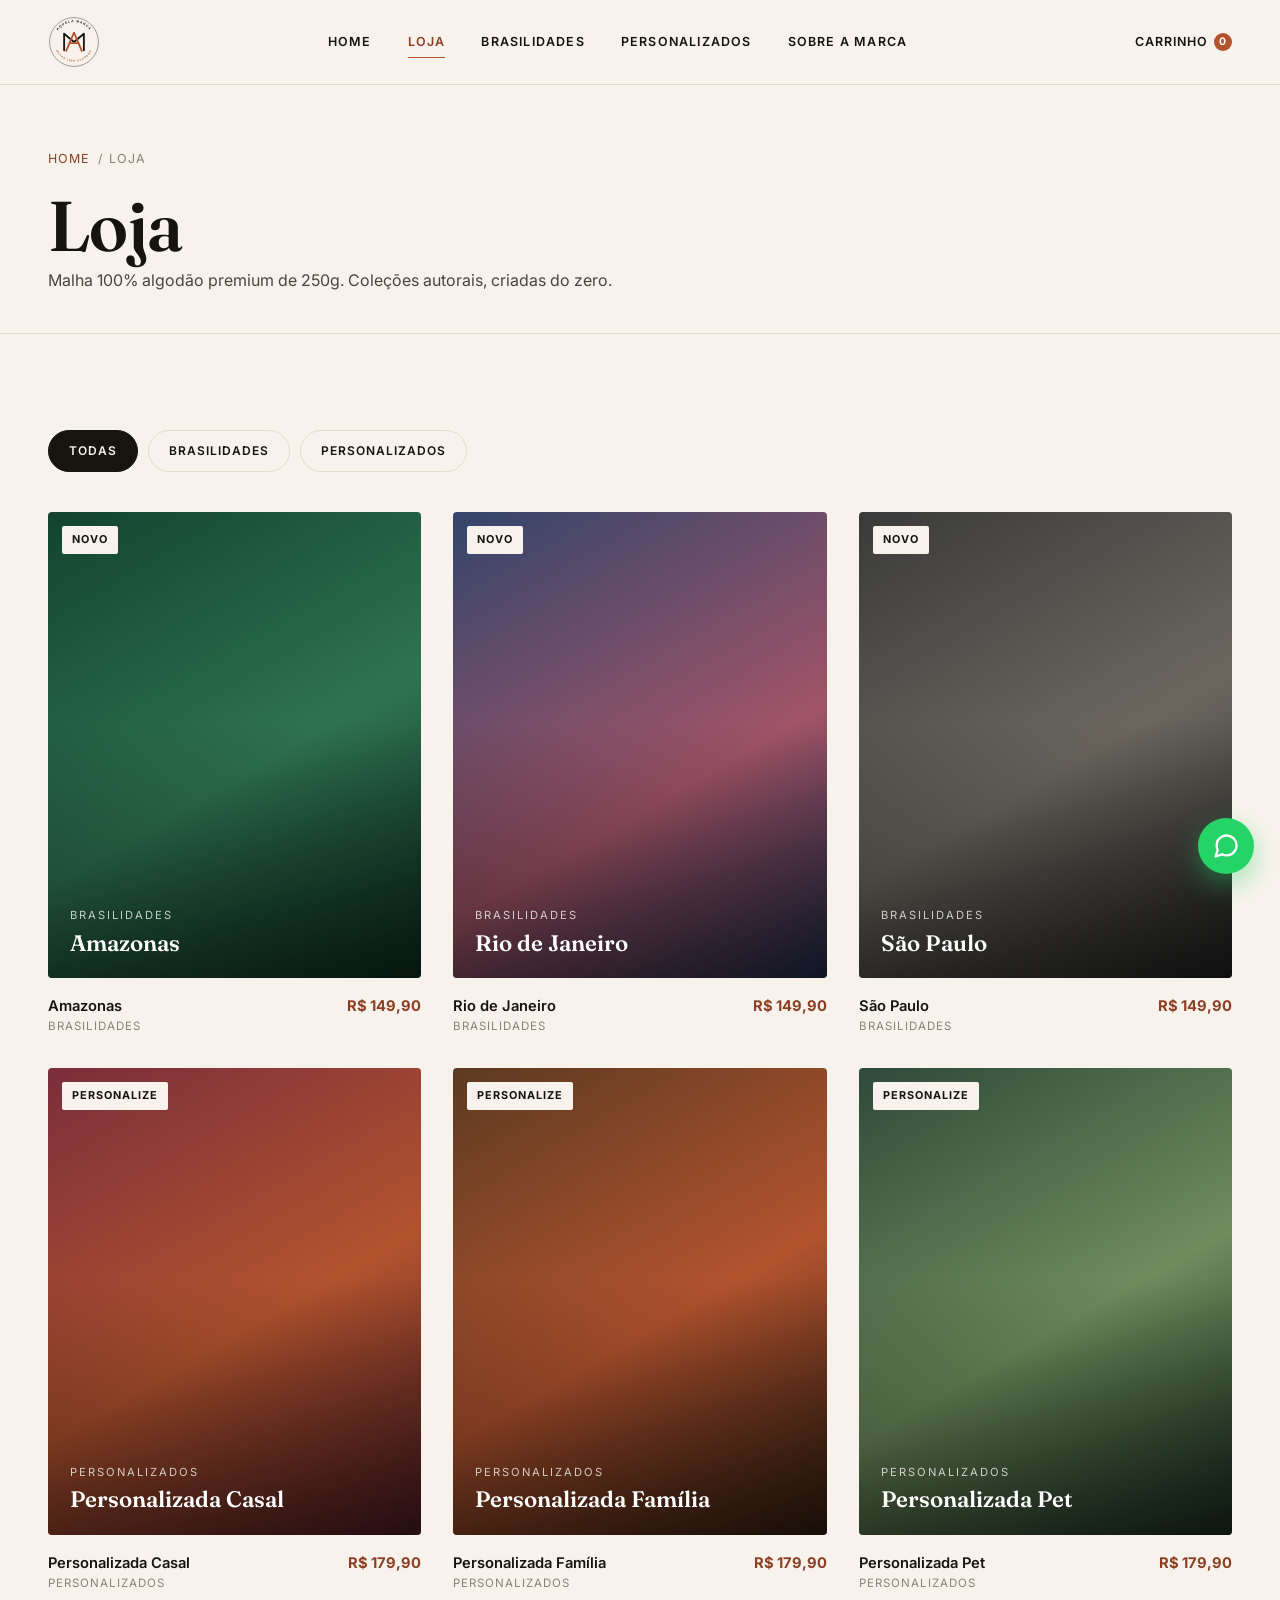
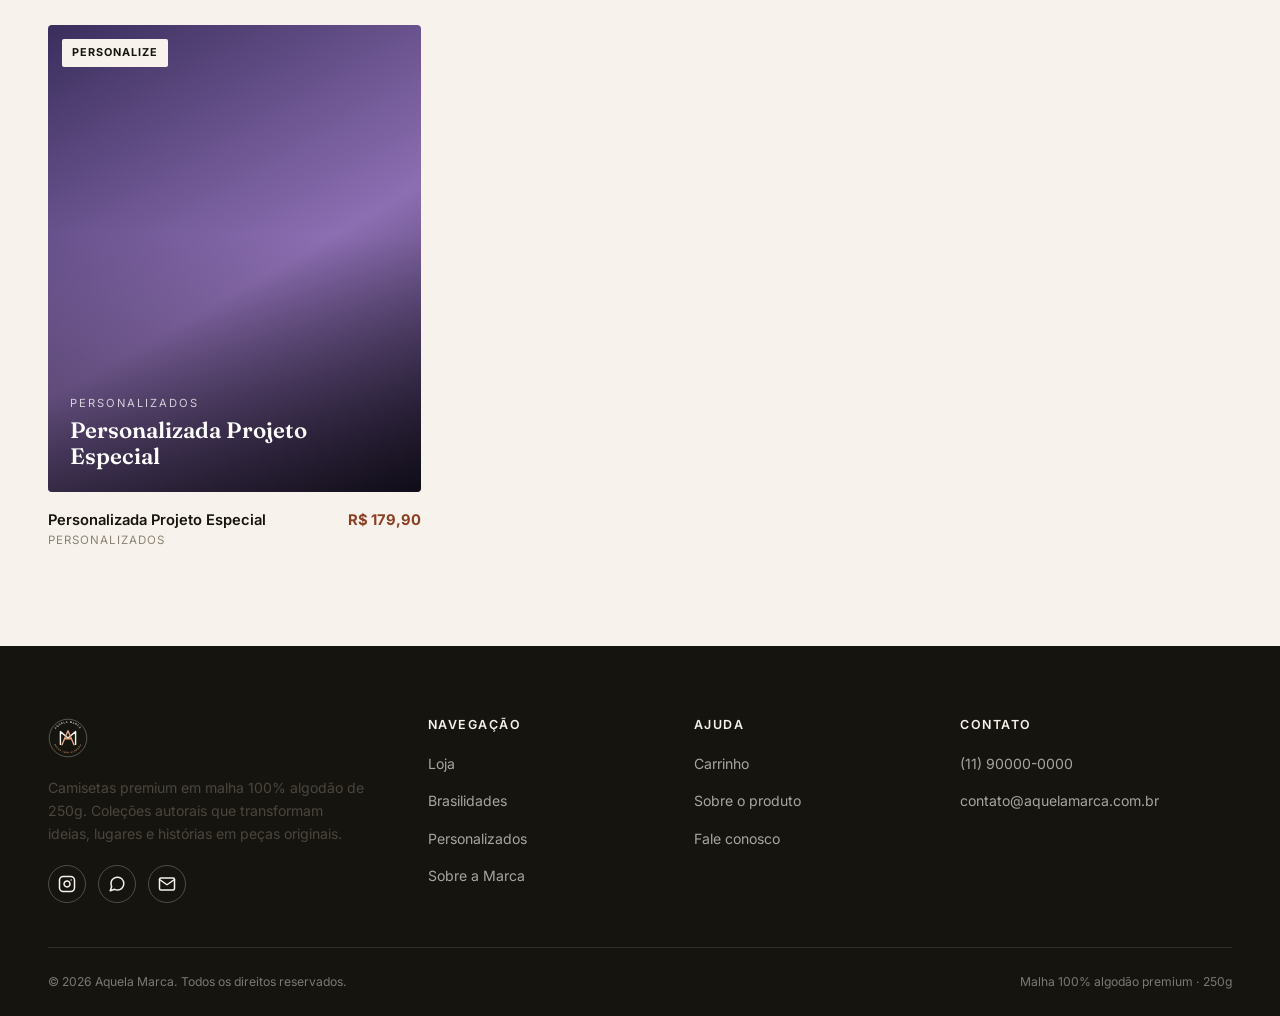
<file: loja.html>
<!doctype html>
<html lang="pt-BR">
<head>
<meta charset="UTF-8">
<meta name="viewport" content="width=device-width, initial-scale=1.0">
<title>Loja | Aquela Marca</title>
<meta name="description" content="Todas as camisetas da Aquela Marca. Malha 100% algodão premium de 250g, coleções autorais e atemporais.">
<meta name="robots" content="index, follow">
<link rel="canonical" href="https://aquelamarca.com.br/loja.html">
<link rel="icon" type="image/svg+xml" href="assets/logo-icon.svg">
<link rel="preconnect" href="https://fonts.googleapis.com">
<link rel="preconnect" href="https://fonts.gstatic.com" crossorigin>
<link href="https://fonts.googleapis.com/css2?family=Inter:wght@400;500;600;700&family=Fraunces:ital,wght@0,500;0,600;1,500;1,600&display=swap" rel="stylesheet">
<link rel="stylesheet" href="css/style.css">
</head>
<body>

<header class="site-header">
  <div class="container nav-wrap">
    <a href="index.html" class="logo"><img src="assets/logo-badge.svg" alt="Aquela Marca" width="44" height="44"></a>
    <nav class="nav-links" id="navLinks">
      <a href="index.html">Home</a>
      <a href="loja.html">Loja</a>
      <a href="colecao.html?c=brasilidades">Brasilidades</a>
      <a href="personalizados.html">Personalizados</a>
      <a href="sobre.html">Sobre a Marca</a>
    </nav>
    <div class="nav-right">
      <a href="carrinho.html" class="cart-btn">Carrinho <span class="cart-count">0</span></a>
      <button class="nav-toggle" id="navToggle" aria-label="Abrir menu"><span></span><span></span><span></span></button>
    </div>
  </div>
</header>

<main>
  <section class="page-hero">
    <div class="container">
      <div class="breadcrumb"><a href="index.html">Home</a> / Loja</div>
      <h1>Loja</h1>
      <p>Malha 100% algodão premium de 250g. Coleções autorais, criadas do zero.</p>
    </div>
  </section>

  <section>
    <div class="container">
      <div class="filter-bar reveal">
        <button class="filter-btn active" data-filter="all">Todas</button>
        <button class="filter-btn" data-filter="brasilidades">Brasilidades</button>
        <button class="filter-btn" data-filter="personalizados">Personalizados</button>
      </div>
      <div class="grid products-grid" id="products-list"></div>
    </div>
  </section>
</main>

<footer class="site-footer">
  <div class="container">
    <div class="footer-grid">
      <div class="footer-about">
        <img src="assets/logo-badge-white.svg" alt="Aquela Marca" width="40" height="40">
        <p>Camisetas premium em malha 100% algodão de 250g. Coleções autorais que transformam ideias, lugares e histórias em peças originais.</p>
        <div class="social-row">
          <a href="https://www.instagram.com/aquelamarca" target="_blank" rel="noopener" aria-label="Instagram"><svg width="18" height="18" viewBox="0 0 24 24" fill="none" stroke="currentColor" stroke-width="2" stroke-linecap="round" stroke-linejoin="round" style="color:#F7F3EC"><rect x="2" y="2" width="20" height="20" rx="5" ry="5"></rect><path d="M16 11.37A4 4 0 1 1 12.63 8 4 4 0 0 1 16 11.37z"></path><line x1="17.5" y1="6.5" x2="17.5" y2="6.5"></line></svg></a>
          <a href="https://wa.me/5511900000000" target="_blank" rel="noopener" aria-label="WhatsApp"><svg width="18" height="18" viewBox="0 0 24 24" fill="none" stroke="currentColor" stroke-width="2" stroke-linecap="round" stroke-linejoin="round" style="color:#F7F3EC"><path d="M21 11.5a8.38 8.38 0 0 1-.9 3.8 8.5 8.5 0 0 1-7.6 4.7 8.38 8.38 0 0 1-3.8-.9L3 21l1.9-5.7a8.38 8.38 0 0 1-.9-3.8 8.5 8.5 0 0 1 4.7-7.6 8.38 8.38 0 0 1 3.8-.9h.5a8.48 8.48 0 0 1 8 8v.5z"></path></svg></a>
          <a href="mailto:contato@aquelamarca.com.br" aria-label="E-mail"><svg width="18" height="18" viewBox="0 0 24 24" fill="none" stroke="currentColor" stroke-width="2" stroke-linecap="round" stroke-linejoin="round" style="color:#F7F3EC"><path d="M4 4h16c1.1 0 2 .9 2 2v12c0 1.1-.9 2-2 2H4c-1.1 0-2-.9-2-2V6c0-1.1.9-2 2-2z"></path><polyline points="22,6 12,13 2,6"></polyline></svg></a>
        </div>
      </div>
      <div>
        <h4>Navegação</h4>
        <ul>
          <li><a href="loja.html">Loja</a></li>
          <li><a href="colecao.html?c=brasilidades">Brasilidades</a></li>
          <li><a href="personalizados.html">Personalizados</a></li>
          <li><a href="sobre.html">Sobre a Marca</a></li>
        </ul>
      </div>
      <div>
        <h4>Ajuda</h4>
        <ul>
          <li><a href="carrinho.html">Carrinho</a></li>
          <li><a href="sobre.html">Sobre o produto</a></li>
          <li><a href="mailto:contato@aquelamarca.com.br">Fale conosco</a></li>
        </ul>
      </div>
      <div>
        <h4>Contato</h4>
        <ul>
          <li><a href="tel:+5511900000000">(11) 90000-0000</a></li>
          <li><a href="mailto:contato@aquelamarca.com.br">contato@aquelamarca.com.br</a></li>
        </ul>
      </div>
    </div>
    <div class="footer-bottom">
      <span>&copy; <span class="current-year"></span> Aquela Marca. Todos os direitos reservados.</span>
      <span>Malha 100% algodão premium · 250g</span>
    </div>
  </div>
</footer>

<a href="https://wa.me/5511900000000" class="wa-float" target="_blank" rel="noopener" aria-label="Fale conosco no WhatsApp">
  <svg viewBox="0 0 24 24" fill="none" stroke="#fff" stroke-width="2" stroke-linecap="round" stroke-linejoin="round"><path d="M21 11.5a8.38 8.38 0 0 1-.9 3.8 8.5 8.5 0 0 1-7.6 4.7 8.38 8.38 0 0 1-3.8-.9L3 21l1.9-5.7a8.38 8.38 0 0 1-.9-3.8 8.5 8.5 0 0 1 4.7-7.6 8.38 8.38 0 0 1 3.8-.9h.5a8.48 8.48 0 0 1 8 8v.5z"></path></svg>
</a>

<script src="js/products.js"></script>
<script src="js/cart.js"></script>
<script src="js/main.js"></script>
<script>
  function renderProducts(products) {
    document.getElementById('products-list').innerHTML = products.map(function (p) {
      return '<a href="produto.html?slug=' + p.slug + '" class="product-card reveal in" data-collection="' + p.collectionSlug + '">' +
        '<div class="product-photo ph-' + p.theme + '">' +
          (p.tag ? '<span class="tag">' + p.tag + '</span>' : '') +
          '<div class="label"><span>' + p.collection + '</span><h3>' + p.name + '</h3></div>' +
        '</div>' +
        '<div class="product-info"><div><h4>' + p.name + '</h4><div class="collection-tag">' + p.collection + '</div></div><span class="price">' + formatPrice(p.price) + '</span></div>' +
      '</a>';
    }).join('');

    var filterBtns = document.querySelectorAll('.filter-btn');
    var productItems = document.querySelectorAll('[data-collection]');
    filterBtns.forEach(function (btn) {
      btn.onclick = function () {
        filterBtns.forEach(function (b) { b.classList.remove('active'); });
        btn.classList.add('active');
        var cat = btn.getAttribute('data-filter');
        productItems.forEach(function (item) {
          var match = cat === 'all' || item.getAttribute('data-collection') === cat;
          item.style.display = match ? '' : 'none';
        });
      };
    });
  }
  renderProducts(PRODUCTS);
</script>
<script type="module">
  import { fetchProducts } from './js/products-api.js';
  fetchProducts().then(function (products) {
    if (products && products.length) renderProducts(products);
  }).catch(function () {});
</script>
</body>
</html>
</file>
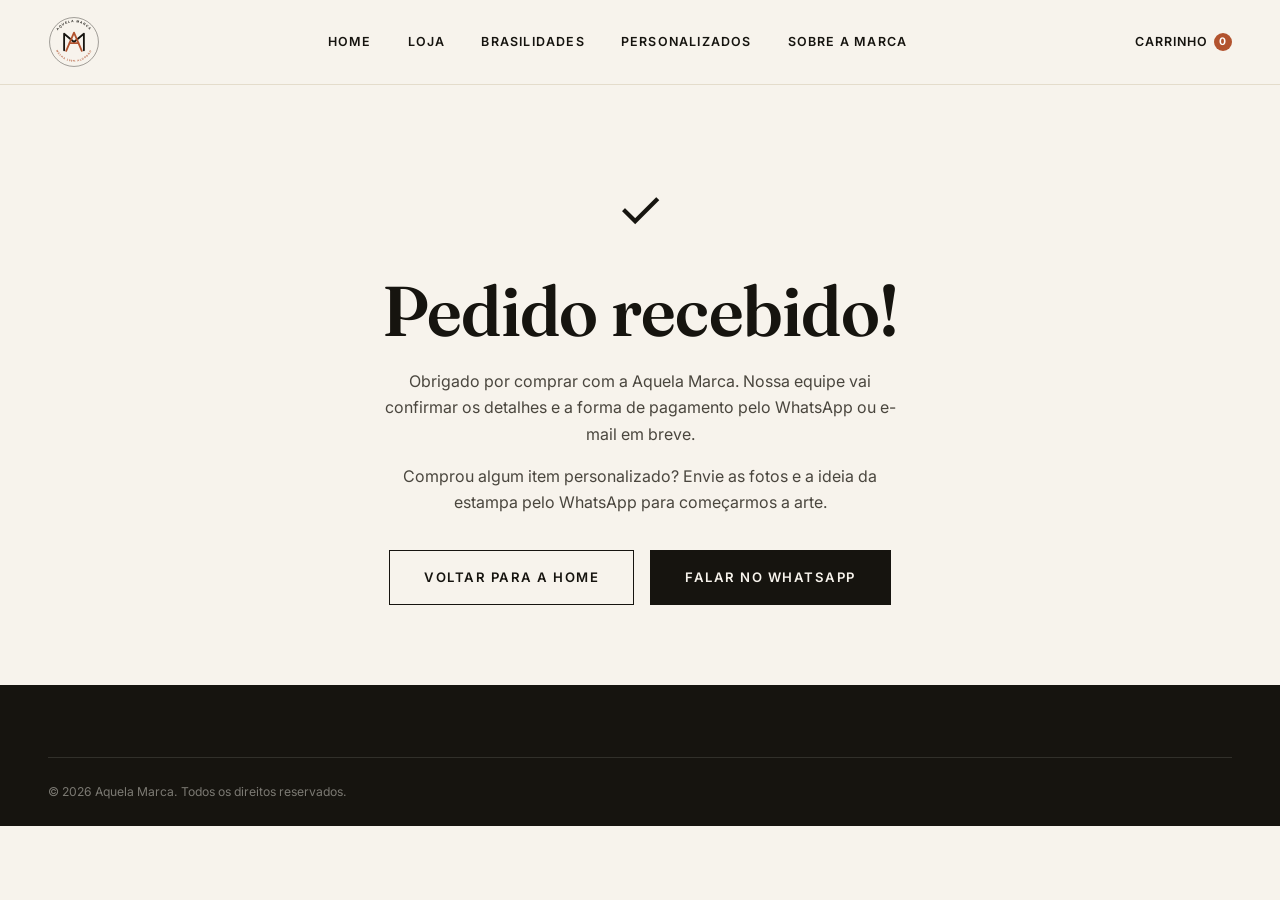
<file: obrigado-pedido.html>
<!doctype html>
<html lang="pt-BR">
<head>
<meta charset="UTF-8">
<meta name="viewport" content="width=device-width, initial-scale=1.0">
<title>Pedido recebido | Aquela Marca</title>
<meta name="robots" content="noindex, follow">
<link rel="icon" type="image/svg+xml" href="assets/logo-icon.svg">
<link rel="preconnect" href="https://fonts.googleapis.com">
<link rel="preconnect" href="https://fonts.gstatic.com" crossorigin>
<link href="https://fonts.googleapis.com/css2?family=Inter:wght@400;500;600;700&family=Fraunces:ital,wght@0,500;0,600;1,500;1,600&display=swap" rel="stylesheet">
<link rel="stylesheet" href="css/style.css">
</head>
<body>

<header class="site-header">
  <div class="container nav-wrap">
    <a href="index.html" class="logo"><img src="assets/logo-badge.svg" alt="Aquela Marca" width="44" height="44"></a>
    <nav class="nav-links" id="navLinks">
      <a href="index.html">Home</a>
      <a href="loja.html">Loja</a>
      <a href="colecao.html?c=brasilidades">Brasilidades</a>
      <a href="personalizados.html">Personalizados</a>
      <a href="sobre.html">Sobre a Marca</a>
    </nav>
    <div class="nav-right">
      <a href="carrinho.html" class="cart-btn">Carrinho <span class="cart-count">0</span></a>
      <button class="nav-toggle" id="navToggle" aria-label="Abrir menu"><span></span><span></span><span></span></button>
    </div>
  </div>
</header>

<main>
  <div class="error-page">
    <div style="font-size:3.4rem;">✓</div>
    <h1 class="mt-1">Pedido recebido!</h1>
    <p class="mt-1" style="max-width:520px;">Obrigado por comprar com a Aquela Marca. Nossa equipe vai confirmar os detalhes e a forma de pagamento pelo WhatsApp ou e-mail em breve.</p>
    <p class="mt-1" style="max-width:520px;">Comprou algum item personalizado? Envie as fotos e a ideia da estampa pelo WhatsApp para começarmos a arte.</p>
    <div class="hero-actions mt-2">
      <a href="index.html" class="btn btn-outline-ink">Voltar para a Home</a>
      <a href="https://wa.me/5511900000000" class="btn btn-primary" target="_blank" rel="noopener">Falar no WhatsApp</a>
    </div>
  </div>
</main>

<footer class="site-footer">
  <div class="container">
    <div class="footer-bottom" style="border-top:1px solid rgba(247,243,236,.12);padding-top:24px;">
      <span>&copy; <span class="current-year"></span> Aquela Marca. Todos os direitos reservados.</span>
    </div>
  </div>
</footer>

<script src="js/cart.js"></script>
<script src="js/main.js"></script>
</body>
</html>
</file>
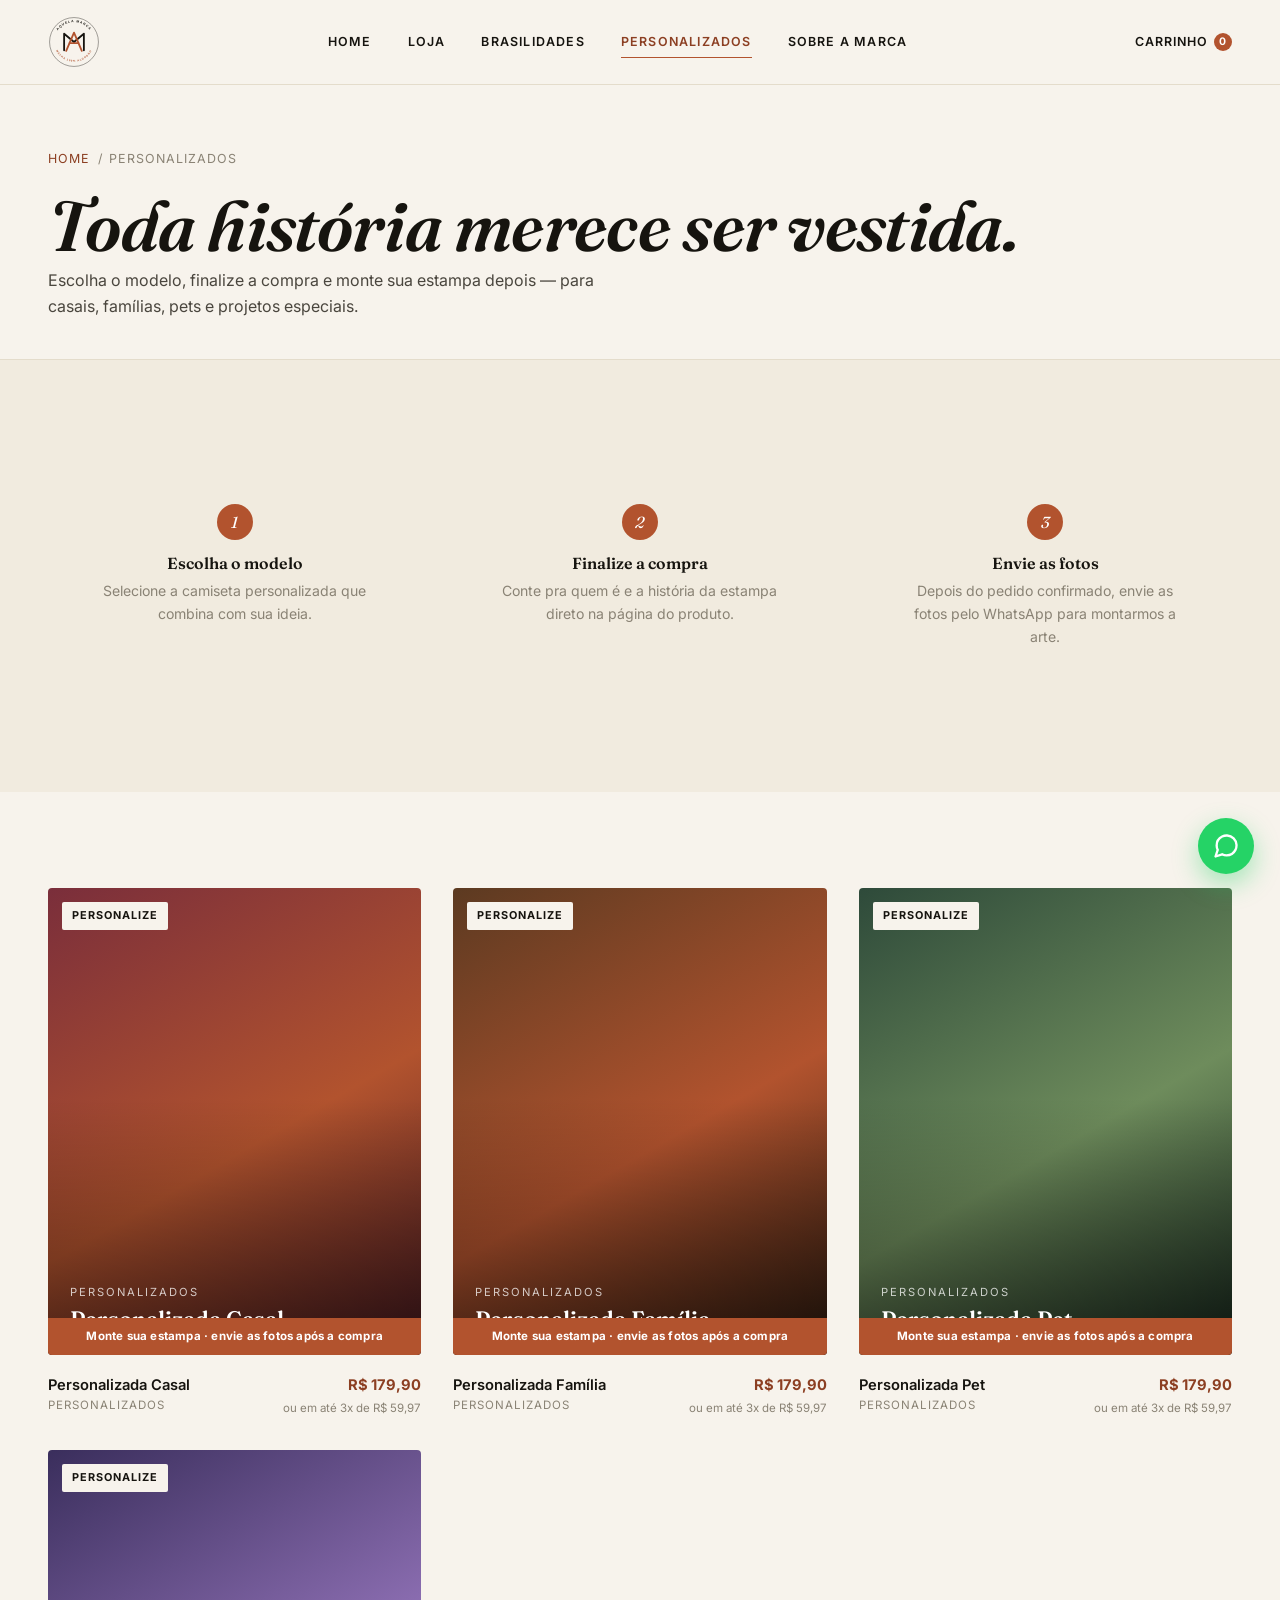
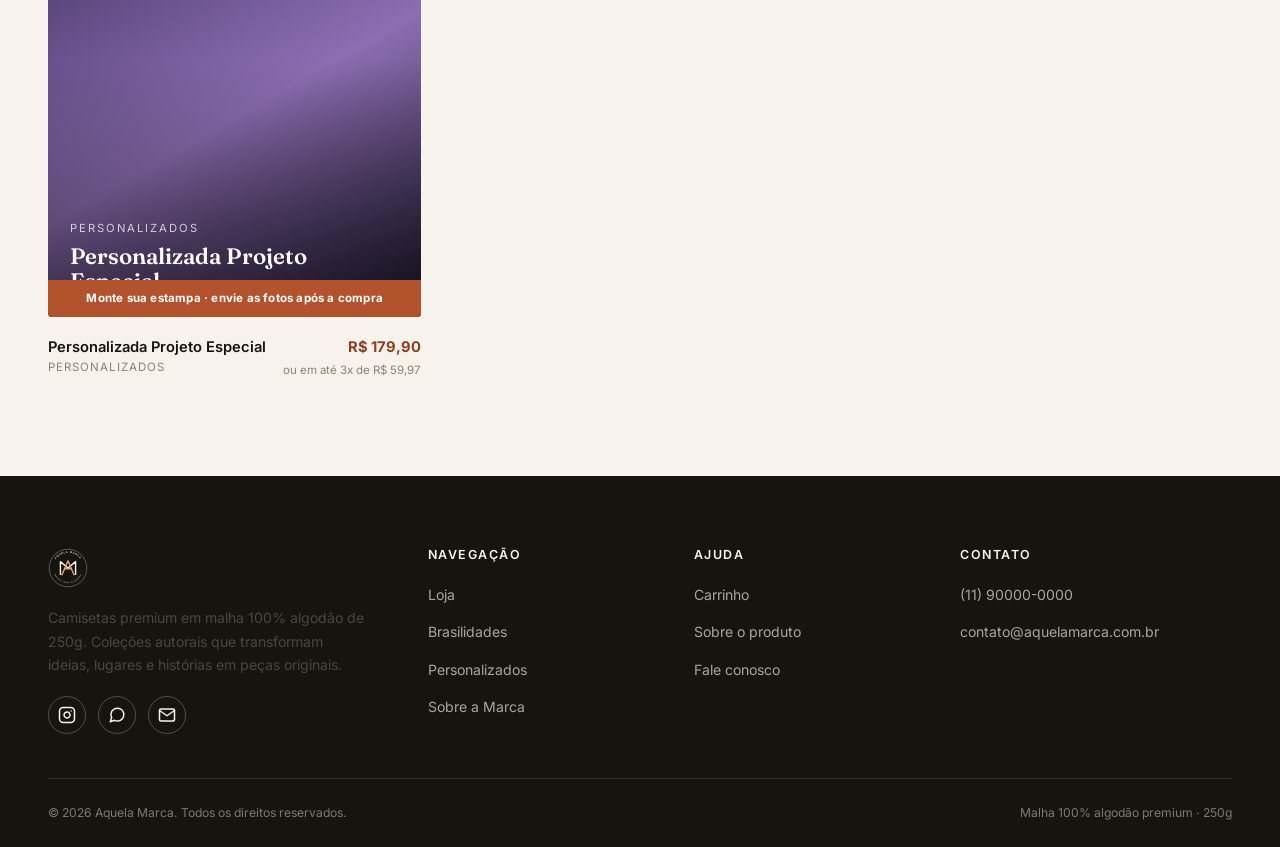
<file: personalizados.html>
<!doctype html>
<html lang="pt-BR">
<head>
<meta charset="UTF-8">
<meta name="viewport" content="width=device-width, initial-scale=1.0">
<title>Personalizados | Aquela Marca</title>
<meta name="description" content="Toda história merece ser vestida. Camisetas personalizadas para casais, famílias, pets e projetos especiais — escolha o modelo, compre e envie as fotos.">
<meta name="robots" content="index, follow">
<link rel="canonical" href="https://aquelamarca.com.br/personalizados.html">
<link rel="icon" type="image/svg+xml" href="assets/logo-icon.svg">
<link rel="preconnect" href="https://fonts.googleapis.com">
<link rel="preconnect" href="https://fonts.gstatic.com" crossorigin>
<link href="https://fonts.googleapis.com/css2?family=Inter:wght@400;500;600;700&family=Fraunces:ital,wght@0,500;0,600;1,500;1,600&display=swap" rel="stylesheet">
<link rel="stylesheet" href="css/style.css">
</head>
<body>

<header class="site-header">
  <div class="container nav-wrap">
    <a href="index.html" class="logo"><img src="assets/logo-badge.svg" alt="Aquela Marca" width="44" height="44"></a>
    <nav class="nav-links" id="navLinks">
      <a href="index.html">Home</a>
      <a href="loja.html">Loja</a>
      <a href="colecao.html?c=brasilidades">Brasilidades</a>
      <a href="personalizados.html">Personalizados</a>
      <a href="sobre.html">Sobre a Marca</a>
    </nav>
    <div class="nav-right">
      <a href="carrinho.html" class="cart-btn">Carrinho <span class="cart-count">0</span></a>
      <button class="nav-toggle" id="navToggle" aria-label="Abrir menu"><span></span><span></span><span></span></button>
    </div>
  </div>
</header>

<main>
  <section class="page-hero">
    <div class="container">
      <div class="breadcrumb"><a href="index.html">Home</a> / Personalizados</div>
      <h1 style="font-style:italic;">Toda história merece ser vestida.</h1>
      <p>Escolha o modelo, finalize a compra e monte sua estampa depois — para casais, famílias, pets e projetos especiais.</p>
    </div>
  </section>

  <section class="bg-cream-2">
    <div class="container">
      <div class="how-it-works">
        <div class="how-step"><span class="how-num">1</span><h4>Escolha o modelo</h4><p>Selecione a camiseta personalizada que combina com sua ideia.</p></div>
        <div class="how-step"><span class="how-num">2</span><h4>Finalize a compra</h4><p>Conte pra quem é e a história da estampa direto na página do produto.</p></div>
        <div class="how-step"><span class="how-num">3</span><h4>Envie as fotos</h4><p>Depois do pedido confirmado, envie as fotos pelo WhatsApp para montarmos a arte.</p></div>
      </div>
    </div>
  </section>

  <section>
    <div class="container">
      <div class="grid products-grid" id="products-list"></div>
    </div>
  </section>
</main>

<footer class="site-footer">
  <div class="container">
    <div class="footer-grid">
      <div class="footer-about">
        <img src="assets/logo-badge-white.svg" alt="Aquela Marca" width="40" height="40">
        <p>Camisetas premium em malha 100% algodão de 250g. Coleções autorais que transformam ideias, lugares e histórias em peças originais.</p>
        <div class="social-row">
          <a href="https://www.instagram.com/aquelamarca" target="_blank" rel="noopener" aria-label="Instagram"><svg width="18" height="18" viewBox="0 0 24 24" fill="none" stroke="currentColor" stroke-width="2" stroke-linecap="round" stroke-linejoin="round" style="color:#F7F3EC"><rect x="2" y="2" width="20" height="20" rx="5" ry="5"></rect><path d="M16 11.37A4 4 0 1 1 12.63 8 4 4 0 0 1 16 11.37z"></path><line x1="17.5" y1="6.5" x2="17.5" y2="6.5"></line></svg></a>
          <a href="https://wa.me/5511900000000" target="_blank" rel="noopener" aria-label="WhatsApp"><svg width="18" height="18" viewBox="0 0 24 24" fill="none" stroke="currentColor" stroke-width="2" stroke-linecap="round" stroke-linejoin="round" style="color:#F7F3EC"><path d="M21 11.5a8.38 8.38 0 0 1-.9 3.8 8.5 8.5 0 0 1-7.6 4.7 8.38 8.38 0 0 1-3.8-.9L3 21l1.9-5.7a8.38 8.38 0 0 1-.9-3.8 8.5 8.5 0 0 1 4.7-7.6 8.38 8.38 0 0 1 3.8-.9h.5a8.48 8.48 0 0 1 8 8v.5z"></path></svg></a>
          <a href="mailto:contato@aquelamarca.com.br" aria-label="E-mail"><svg width="18" height="18" viewBox="0 0 24 24" fill="none" stroke="currentColor" stroke-width="2" stroke-linecap="round" stroke-linejoin="round" style="color:#F7F3EC"><path d="M4 4h16c1.1 0 2 .9 2 2v12c0 1.1-.9 2-2 2H4c-1.1 0-2-.9-2-2V6c0-1.1.9-2 2-2z"></path><polyline points="22,6 12,13 2,6"></polyline></svg></a>
        </div>
      </div>
      <div>
        <h4>Navegação</h4>
        <ul>
          <li><a href="loja.html">Loja</a></li>
          <li><a href="colecao.html?c=brasilidades">Brasilidades</a></li>
          <li><a href="personalizados.html">Personalizados</a></li>
          <li><a href="sobre.html">Sobre a Marca</a></li>
        </ul>
      </div>
      <div>
        <h4>Ajuda</h4>
        <ul>
          <li><a href="carrinho.html">Carrinho</a></li>
          <li><a href="sobre.html">Sobre o produto</a></li>
          <li><a href="mailto:contato@aquelamarca.com.br">Fale conosco</a></li>
        </ul>
      </div>
      <div>
        <h4>Contato</h4>
        <ul>
          <li><a href="tel:+5511900000000">(11) 90000-0000</a></li>
          <li><a href="mailto:contato@aquelamarca.com.br">contato@aquelamarca.com.br</a></li>
        </ul>
      </div>
    </div>
    <div class="footer-bottom">
      <span>&copy; <span class="current-year"></span> Aquela Marca. Todos os direitos reservados.</span>
      <span>Malha 100% algodão premium · 250g</span>
    </div>
  </div>
</footer>

<a href="https://wa.me/5511900000000" class="wa-float" target="_blank" rel="noopener" aria-label="Fale conosco no WhatsApp">
  <svg viewBox="0 0 24 24" fill="none" stroke="#fff" stroke-width="2" stroke-linecap="round" stroke-linejoin="round"><path d="M21 11.5a8.38 8.38 0 0 1-.9 3.8 8.5 8.5 0 0 1-7.6 4.7 8.38 8.38 0 0 1-3.8-.9L3 21l1.9-5.7a8.38 8.38 0 0 1-.9-3.8 8.5 8.5 0 0 1 4.7-7.6 8.38 8.38 0 0 1 3.8-.9h.5a8.48 8.48 0 0 1 8 8v.5z"></path></svg>
</a>

<script src="js/products.js"></script>
<script src="js/cart.js"></script>
<script src="js/main.js"></script>
<script>
  var slug = 'personalizados';

  function renderPersonalizadosProducts(allProducts) {
    var products = allProducts.filter(function (p) { return p.collectionSlug === slug; });
    document.getElementById('products-list').innerHTML = products.map(function (p) {
      return '<a href="produto.html?slug=' + p.slug + '" class="product-card reveal in">' +
        '<div class="product-photo ph-' + p.theme + '">' +
          (p.tag ? '<span class="tag">' + p.tag + '</span>' : '') +
          '<div class="label"><span>' + p.collection + '</span><h3>' + p.name + '</h3></div>' +
          '<div class="promo-banner">Monte sua estampa · envie as fotos após a compra</div>' +
        '</div>' +
        '<div class="product-info"><div><h4>' + p.name + '</h4><div class="collection-tag">' + p.collection + '</div></div>' +
          '<span class="price-block"><span class="price">' + formatPrice(p.price) + '</span><span class="installment">' + formatInstallment(p.price) + '</span></span>' +
        '</div>' +
      '</a>';
    }).join('');
  }

  renderPersonalizadosProducts(PRODUCTS);
</script>
<script type="module">
  import { fetchProducts } from './js/products-api.js';
  fetchProducts().then(function (products) {
    if (products && products.length) renderPersonalizadosProducts(products);
  }).catch(function () {});
</script>
</body>
</html>
</file>
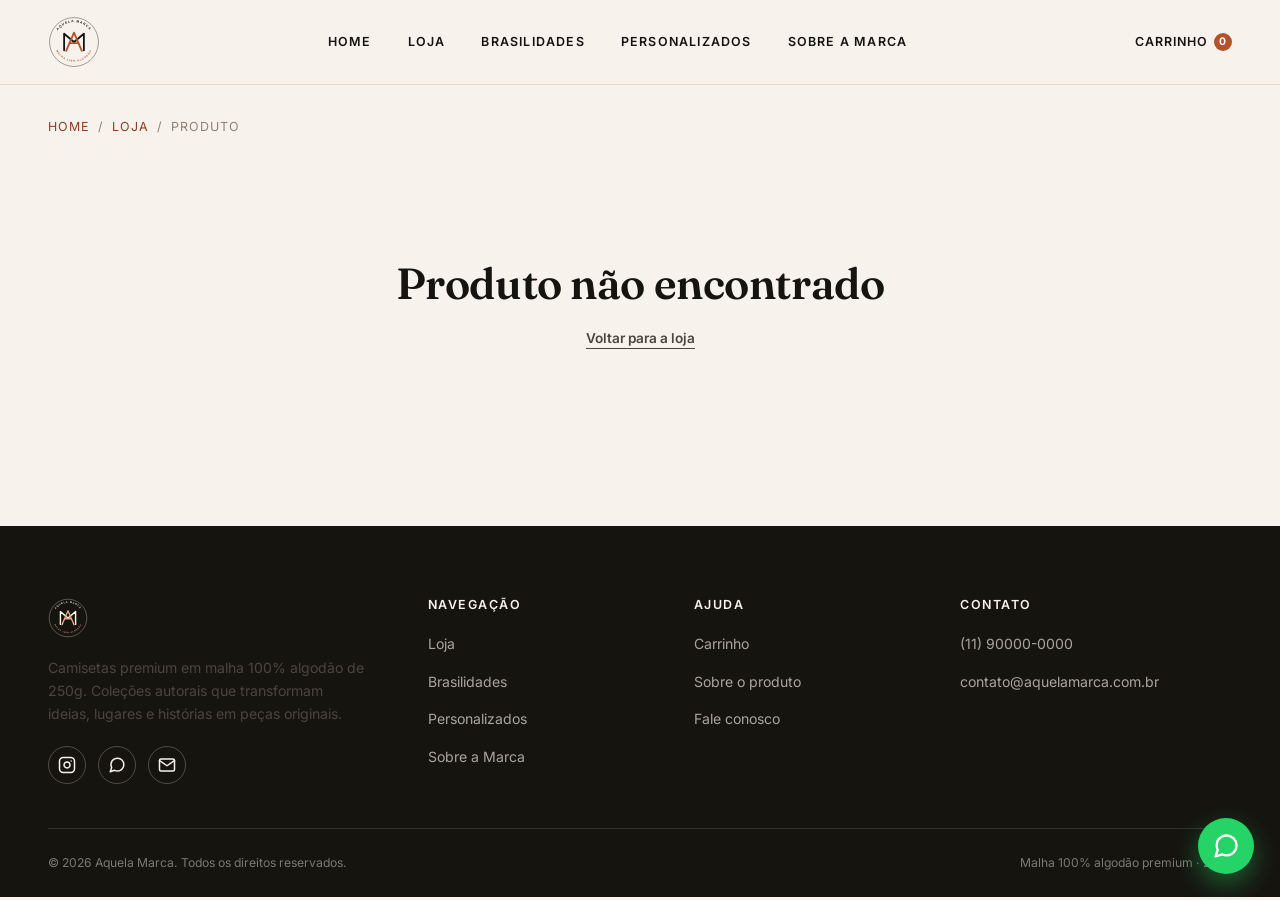
<file: produto.html>
<!doctype html>
<html lang="pt-BR">
<head>
<meta charset="UTF-8">
<meta name="viewport" content="width=device-width, initial-scale=1.0">
<title id="page-title">Produto | Aquela Marca</title>
<meta name="description" id="page-description" content="Camisetas premium em malha 100% algodão de 250g.">
<meta name="robots" content="index, follow">
<link rel="icon" type="image/svg+xml" href="assets/logo-icon.svg">
<link rel="preconnect" href="https://fonts.googleapis.com">
<link rel="preconnect" href="https://fonts.gstatic.com" crossorigin>
<link href="https://fonts.googleapis.com/css2?family=Inter:wght@400;500;600;700&family=Fraunces:ital,wght@0,500;0,600;1,500;1,600&display=swap" rel="stylesheet">
<link rel="stylesheet" href="css/style.css">
</head>
<body>

<header class="site-header">
  <div class="container nav-wrap">
    <a href="index.html" class="logo"><img src="assets/logo-badge.svg" alt="Aquela Marca" width="44" height="44"></a>
    <nav class="nav-links" id="navLinks">
      <a href="index.html">Home</a>
      <a href="loja.html">Loja</a>
      <a href="colecao.html?c=brasilidades">Brasilidades</a>
      <a href="personalizados.html">Personalizados</a>
      <a href="sobre.html">Sobre a Marca</a>
    </nav>
    <div class="nav-right">
      <a href="carrinho.html" class="cart-btn">Carrinho <span class="cart-count">0</span></a>
      <button class="nav-toggle" id="navToggle" aria-label="Abrir menu"><span></span><span></span><span></span></button>
    </div>
  </div>
</header>

<main>
  <section style="padding:32px 0 0;">
    <div class="container">
      <div class="breadcrumb"><a href="index.html">Home</a> / <a href="loja.html">Loja</a> / <span id="crumb-name">Produto</span></div>
    </div>
  </section>

  <section style="padding-top:24px;">
    <div class="container product-detail" id="product-root">
      <p class="spinner-text">Carregando...</p>
    </div>
  </section>
</main>

<footer class="site-footer">
  <div class="container">
    <div class="footer-grid">
      <div class="footer-about">
        <img src="assets/logo-badge-white.svg" alt="Aquela Marca" width="40" height="40">
        <p>Camisetas premium em malha 100% algodão de 250g. Coleções autorais que transformam ideias, lugares e histórias em peças originais.</p>
        <div class="social-row">
          <a href="https://www.instagram.com/aquelamarca" target="_blank" rel="noopener" aria-label="Instagram"><svg width="18" height="18" viewBox="0 0 24 24" fill="none" stroke="currentColor" stroke-width="2" stroke-linecap="round" stroke-linejoin="round" style="color:#F7F3EC"><rect x="2" y="2" width="20" height="20" rx="5" ry="5"></rect><path d="M16 11.37A4 4 0 1 1 12.63 8 4 4 0 0 1 16 11.37z"></path><line x1="17.5" y1="6.5" x2="17.5" y2="6.5"></line></svg></a>
          <a href="https://wa.me/5511900000000" target="_blank" rel="noopener" aria-label="WhatsApp"><svg width="18" height="18" viewBox="0 0 24 24" fill="none" stroke="currentColor" stroke-width="2" stroke-linecap="round" stroke-linejoin="round" style="color:#F7F3EC"><path d="M21 11.5a8.38 8.38 0 0 1-.9 3.8 8.5 8.5 0 0 1-7.6 4.7 8.38 8.38 0 0 1-3.8-.9L3 21l1.9-5.7a8.38 8.38 0 0 1-.9-3.8 8.5 8.5 0 0 1 4.7-7.6 8.38 8.38 0 0 1 3.8-.9h.5a8.48 8.48 0 0 1 8 8v.5z"></path></svg></a>
          <a href="mailto:contato@aquelamarca.com.br" aria-label="E-mail"><svg width="18" height="18" viewBox="0 0 24 24" fill="none" stroke="currentColor" stroke-width="2" stroke-linecap="round" stroke-linejoin="round" style="color:#F7F3EC"><path d="M4 4h16c1.1 0 2 .9 2 2v12c0 1.1-.9 2-2 2H4c-1.1 0-2-.9-2-2V6c0-1.1.9-2 2-2z"></path><polyline points="22,6 12,13 2,6"></polyline></svg></a>
        </div>
      </div>
      <div>
        <h4>Navegação</h4>
        <ul>
          <li><a href="loja.html">Loja</a></li>
          <li><a href="colecao.html?c=brasilidades">Brasilidades</a></li>
          <li><a href="personalizados.html">Personalizados</a></li>
          <li><a href="sobre.html">Sobre a Marca</a></li>
        </ul>
      </div>
      <div>
        <h4>Ajuda</h4>
        <ul>
          <li><a href="carrinho.html">Carrinho</a></li>
          <li><a href="sobre.html">Sobre o produto</a></li>
          <li><a href="mailto:contato@aquelamarca.com.br">Fale conosco</a></li>
        </ul>
      </div>
      <div>
        <h4>Contato</h4>
        <ul>
          <li><a href="tel:+5511900000000">(11) 90000-0000</a></li>
          <li><a href="mailto:contato@aquelamarca.com.br">contato@aquelamarca.com.br</a></li>
        </ul>
      </div>
    </div>
    <div class="footer-bottom">
      <span>&copy; <span class="current-year"></span> Aquela Marca. Todos os direitos reservados.</span>
      <span>Malha 100% algodão premium · 250g</span>
    </div>
  </div>
</footer>

<a href="https://wa.me/5511900000000" class="wa-float" target="_blank" rel="noopener" aria-label="Fale conosco no WhatsApp">
  <svg viewBox="0 0 24 24" fill="none" stroke="#fff" stroke-width="2" stroke-linecap="round" stroke-linejoin="round"><path d="M21 11.5a8.38 8.38 0 0 1-.9 3.8 8.5 8.5 0 0 1-7.6 4.7 8.38 8.38 0 0 1-3.8-.9L3 21l1.9-5.7a8.38 8.38 0 0 1-.9-3.8 8.5 8.5 0 0 1 4.7-7.6 8.38 8.38 0 0 1 3.8-.9h.5a8.48 8.48 0 0 1 8 8v.5z"></path></svg>
</a>

<script src="js/products.js"></script>
<script src="js/cart.js"></script>
<script src="js/main.js"></script>
<script>
  var params = new URLSearchParams(location.search);
  var slug = params.get('slug');
  var root = document.getElementById('product-root');

  function renderProduct(products) {
  var product = slug ? products.find(function (p) { return p.slug === slug; }) : null;

  if (!product) {
    root.innerHTML = '<div class="empty-cart" style="grid-column:1/-1;"><h2>Produto não encontrado</h2><p class="mt-1"><a href="loja.html" class="link-underline">Voltar para a loja</a></p></div>';
  } else {
    document.title = product.name + ' | Aquela Marca';
    document.getElementById('page-description').setAttribute('content', product.shortDescription);
    document.getElementById('crumb-name').textContent = product.name;

    root.innerHTML =
      '<div>' +
        '<div class="pd-gallery-main product-photo ph-' + product.theme + '" style="margin-bottom:14px;">' +
          '<div class="label"><span>' + product.collection + '</span><h3>' + product.name + '</h3></div>' +
        '</div>' +
      '</div>' +
      '<div class="pd-info">' +
        '<span class="collection-tag">' + product.collection + '</span>' +
        '<h1>' + product.name + '</h1>' +
        '<div class="pd-price">' + formatPrice(product.price) + (typeof formatInstallment === 'function' ? '<span class="installment">' + formatInstallment(product.price) + '</span>' : '') + '</div>' +
        '<p class="pd-desc">' + product.description + '</p>' +
        '<div>' +
          '<label style="display:block;font-size:.78rem;font-weight:600;letter-spacing:.5px;text-transform:uppercase;margin-bottom:10px;">Tamanho</label>' +
          '<div class="size-row" id="size-row">' +
            product.sizes.map(function (s, i) { return '<button type="button" class="size-btn' + (i === 0 ? ' active' : '') + '" data-size="' + s + '">' + s + '</button>'; }).join('') +
          '</div>' +
        '</div>' +
        (product.customizable ?
          '<div class="mt-1">' +
            '<div class="field"><label for="custom-para-quem">Para quem é essa camiseta?</label><input type="text" id="custom-para-quem" placeholder="Ex: Eu e o João, minha família, meu pet Bento..."></div>' +
            '<div class="field"><label for="custom-historia">Conte a história ou ideia da estampa (opcional)</label><textarea id="custom-historia" placeholder="Ex: Queremos uma estampa com a foto do nosso primeiro passeio juntos..."></textarea></div>' +
            '<p class="form-note">Você faz a compra normalmente e, depois de confirmado o pedido, envia as fotos para a arte pelo WhatsApp — nossa equipe monta a estampa e confirma com você antes de imprimir.</p>' +
          '</div>'
        : '') +
        '<div class="qty-row">' +
          '<div class="qty-control">' +
            '<button type="button" id="qty-minus">&minus;</button>' +
            '<span id="qty-value">1</span>' +
            '<button type="button" id="qty-plus">&plus;</button>' +
          '</div>' +
        '</div>' +
        '<button class="btn btn-primary btn-block" id="add-to-cart-btn">Adicionar ao carrinho</button>' +
        '<div class="add-feedback" id="add-feedback">Adicionado ao carrinho! <a href="carrinho.html" class="link-underline">Ver carrinho</a></div>' +
        '<div class="pd-meta">' +
          '<dl>' +
            (product.specifications ?
              product.specifications.split('\n').map(function (line) {
                var parts = line.split(':');
                if (parts.length < 2) return '';
                return '<dt>' + parts[0].trim() + '</dt><dd>' + parts.slice(1).join(':').trim() + '</dd>';
              }).join('')
            :
              '<dt>Material</dt><dd>100% algodão premium, 250g</dd>' +
              '<dt>Coleção</dt><dd>' + product.collection + '</dd>' +
              '<dt>Cuidados</dt><dd>Lavar à mão ou máquina em ciclo delicado, água fria</dd>'
            ) +
          '</dl>' +
        '</div>' +
      '</div>';

    var selectedSize = product.sizes[0];
    var qty = 1;

    document.querySelectorAll('.size-btn').forEach(function (btn) {
      btn.addEventListener('click', function () {
        document.querySelectorAll('.size-btn').forEach(function (b) { b.classList.remove('active'); });
        btn.classList.add('active');
        selectedSize = btn.dataset.size;
      });
    });

    document.getElementById('qty-minus').addEventListener('click', function () {
      qty = Math.max(1, qty - 1);
      document.getElementById('qty-value').textContent = qty;
    });
    document.getElementById('qty-plus').addEventListener('click', function () {
      qty += 1;
      document.getElementById('qty-value').textContent = qty;
    });

    document.getElementById('add-to-cart-btn').addEventListener('click', function () {
      var item = {
        slug: product.slug,
        name: product.name,
        price: product.price,
        size: selectedSize,
        qty: qty,
        theme: product.theme
      };
      if (product.customizable) {
        var paraQuem = document.getElementById('custom-para-quem').value.trim();
        var historia = document.getElementById('custom-historia').value.trim();
        if (paraQuem || historia) {
          item.customization = { paraQuem: paraQuem, historia: historia };
        }
      }
      addToCart(item);
      document.getElementById('add-feedback').classList.add('show');
    });
  }
  }
  renderProduct(PRODUCTS);
</script>
<script type="module">
  import { fetchProducts } from './js/products-api.js';
  fetchProducts().then(function (products) {
    if (products && products.length) renderProduct(products);
  }).catch(function () {});
</script>
</body>
</html>
</file>
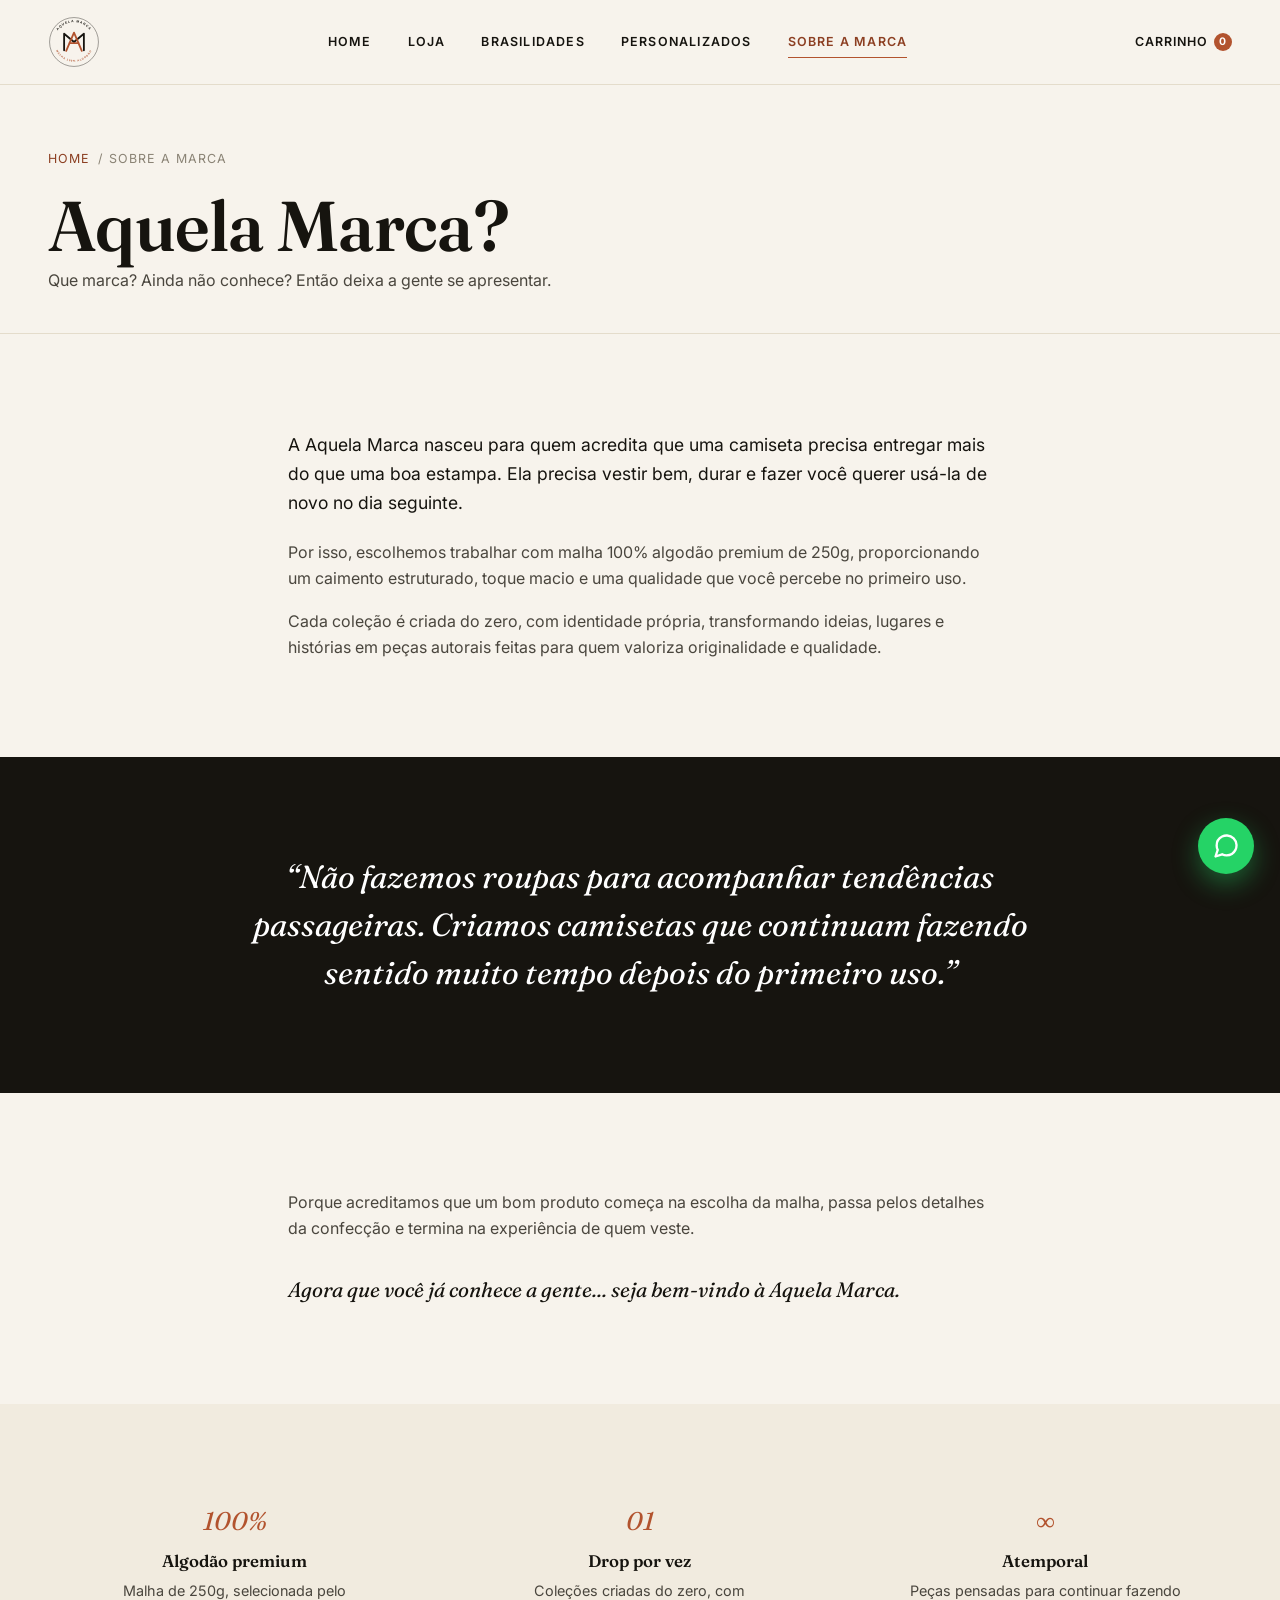
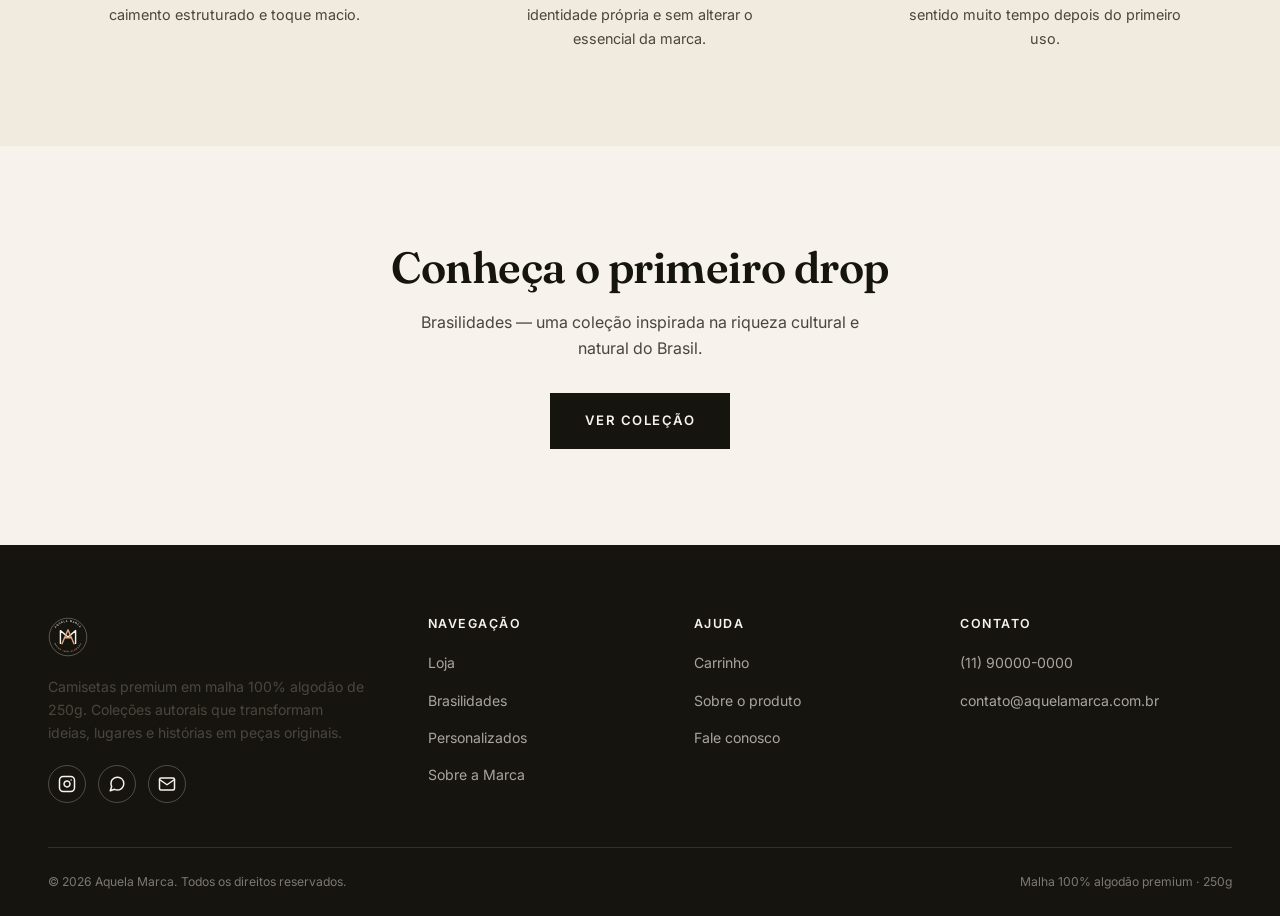
<file: sobre.html>
<!doctype html>
<html lang="pt-BR">
<head>
<meta charset="UTF-8">
<meta name="viewport" content="width=device-width, initial-scale=1.0">
<title>Sobre a Marca | Aquela Marca</title>
<meta name="description" content="Conheça a Aquela Marca: camisetas em malha 100% algodão premium de 250g, coleções autorais e uma filosofia de qualidade que dura muito além do primeiro uso.">
<meta name="robots" content="index, follow">
<link rel="canonical" href="https://aquelamarca.com.br/sobre.html">
<link rel="icon" type="image/svg+xml" href="assets/logo-icon.svg">
<link rel="preconnect" href="https://fonts.googleapis.com">
<link rel="preconnect" href="https://fonts.gstatic.com" crossorigin>
<link href="https://fonts.googleapis.com/css2?family=Inter:wght@400;500;600;700&family=Fraunces:ital,wght@0,500;0,600;1,500;1,600&display=swap" rel="stylesheet">
<link rel="stylesheet" href="css/style.css">
</head>
<body>

<header class="site-header">
  <div class="container nav-wrap">
    <a href="index.html" class="logo"><img src="assets/logo-badge.svg" alt="Aquela Marca" width="44" height="44"></a>
    <nav class="nav-links" id="navLinks">
      <a href="index.html">Home</a>
      <a href="loja.html">Loja</a>
      <a href="colecao.html?c=brasilidades">Brasilidades</a>
      <a href="personalizados.html">Personalizados</a>
      <a href="sobre.html">Sobre a Marca</a>
    </nav>
    <div class="nav-right">
      <a href="carrinho.html" class="cart-btn">Carrinho <span class="cart-count">0</span></a>
      <button class="nav-toggle" id="navToggle" aria-label="Abrir menu"><span></span><span></span><span></span></button>
    </div>
  </div>
</header>

<main>
  <section class="page-hero">
    <div class="container">
      <div class="breadcrumb"><a href="index.html">Home</a> / Sobre a Marca</div>
      <h1>Aquela Marca?</h1>
      <p>Que marca? Ainda não conhece? Então deixa a gente se apresentar.</p>
    </div>
  </section>

  <section>
    <div class="container" style="max-width:760px;">
      <p class="reveal" style="font-size:1.1rem;color:var(--ink);margin-bottom:22px;">A Aquela Marca nasceu para quem acredita que uma camiseta precisa entregar mais do que uma boa estampa. Ela precisa vestir bem, durar e fazer você querer usá-la de novo no dia seguinte.</p>
      <p class="reveal mt-1">Por isso, escolhemos trabalhar com malha 100% algodão premium de 250g, proporcionando um caimento estruturado, toque macio e uma qualidade que você percebe no primeiro uso.</p>
      <p class="reveal mt-1">Cada coleção é criada do zero, com identidade própria, transformando ideias, lugares e histórias em peças autorais feitas para quem valoriza originalidade e qualidade.</p>
    </div>
  </section>

  <section class="bg-ink">
    <div class="container">
      <div class="manifesto reveal" style="color:#fff;">
        <p style="color:#fff;">“Não fazemos roupas para acompanhar tendências passageiras. Criamos camisetas que continuam fazendo sentido muito tempo depois do primeiro uso.”</p>
      </div>
    </div>
  </section>

  <section>
    <div class="container" style="max-width:760px;">
      <p class="reveal">Porque acreditamos que um bom produto começa na escolha da malha, passa pelos detalhes da confecção e termina na experiência de quem veste.</p>
      <p class="reveal mt-2" style="font-family:var(--ff-display);font-style:italic;font-size:1.3rem;color:var(--ink);">Agora que você já conhece a gente... seja bem-vindo à Aquela Marca.</p>
    </div>
  </section>

  <section class="bg-cream-2">
    <div class="container">
      <div class="grid value-strip reveal">
        <div class="value-item">
          <div class="num">100%</div>
          <h4>Algodão premium</h4>
          <p>Malha de 250g, selecionada pelo caimento estruturado e toque macio.</p>
        </div>
        <div class="value-item">
          <div class="num">01</div>
          <h4>Drop por vez</h4>
          <p>Coleções criadas do zero, com identidade própria e sem alterar o essencial da marca.</p>
        </div>
        <div class="value-item">
          <div class="num">∞</div>
          <h4>Atemporal</h4>
          <p>Peças pensadas para continuar fazendo sentido muito tempo depois do primeiro uso.</p>
        </div>
      </div>
    </div>
  </section>

  <section>
    <div class="container text-center">
      <h2>Conheça o primeiro drop</h2>
      <p class="mt-1" style="max-width:480px;margin-left:auto;margin-right:auto;">Brasilidades — uma coleção inspirada na riqueza cultural e natural do Brasil.</p>
      <a href="colecao.html?c=brasilidades" class="btn btn-primary mt-2">Ver coleção</a>
    </div>
  </section>
</main>

<footer class="site-footer">
  <div class="container">
    <div class="footer-grid">
      <div class="footer-about">
        <img src="assets/logo-badge-white.svg" alt="Aquela Marca" width="40" height="40">
        <p>Camisetas premium em malha 100% algodão de 250g. Coleções autorais que transformam ideias, lugares e histórias em peças originais.</p>
        <div class="social-row">
          <a href="https://www.instagram.com/aquelamarca" target="_blank" rel="noopener" aria-label="Instagram"><svg width="18" height="18" viewBox="0 0 24 24" fill="none" stroke="currentColor" stroke-width="2" stroke-linecap="round" stroke-linejoin="round" style="color:#F7F3EC"><rect x="2" y="2" width="20" height="20" rx="5" ry="5"></rect><path d="M16 11.37A4 4 0 1 1 12.63 8 4 4 0 0 1 16 11.37z"></path><line x1="17.5" y1="6.5" x2="17.5" y2="6.5"></line></svg></a>
          <a href="https://wa.me/5511900000000" target="_blank" rel="noopener" aria-label="WhatsApp"><svg width="18" height="18" viewBox="0 0 24 24" fill="none" stroke="currentColor" stroke-width="2" stroke-linecap="round" stroke-linejoin="round" style="color:#F7F3EC"><path d="M21 11.5a8.38 8.38 0 0 1-.9 3.8 8.5 8.5 0 0 1-7.6 4.7 8.38 8.38 0 0 1-3.8-.9L3 21l1.9-5.7a8.38 8.38 0 0 1-.9-3.8 8.5 8.5 0 0 1 4.7-7.6 8.38 8.38 0 0 1 3.8-.9h.5a8.48 8.48 0 0 1 8 8v.5z"></path></svg></a>
          <a href="mailto:contato@aquelamarca.com.br" aria-label="E-mail"><svg width="18" height="18" viewBox="0 0 24 24" fill="none" stroke="currentColor" stroke-width="2" stroke-linecap="round" stroke-linejoin="round" style="color:#F7F3EC"><path d="M4 4h16c1.1 0 2 .9 2 2v12c0 1.1-.9 2-2 2H4c-1.1 0-2-.9-2-2V6c0-1.1.9-2 2-2z"></path><polyline points="22,6 12,13 2,6"></polyline></svg></a>
        </div>
      </div>
      <div>
        <h4>Navegação</h4>
        <ul>
          <li><a href="loja.html">Loja</a></li>
          <li><a href="colecao.html?c=brasilidades">Brasilidades</a></li>
          <li><a href="personalizados.html">Personalizados</a></li>
          <li><a href="sobre.html">Sobre a Marca</a></li>
        </ul>
      </div>
      <div>
        <h4>Ajuda</h4>
        <ul>
          <li><a href="carrinho.html">Carrinho</a></li>
          <li><a href="sobre.html">Sobre o produto</a></li>
          <li><a href="mailto:contato@aquelamarca.com.br">Fale conosco</a></li>
        </ul>
      </div>
      <div>
        <h4>Contato</h4>
        <ul>
          <li><a href="tel:+5511900000000">(11) 90000-0000</a></li>
          <li><a href="mailto:contato@aquelamarca.com.br">contato@aquelamarca.com.br</a></li>
        </ul>
      </div>
    </div>
    <div class="footer-bottom">
      <span>&copy; <span class="current-year"></span> Aquela Marca. Todos os direitos reservados.</span>
      <span>Malha 100% algodão premium · 250g</span>
    </div>
  </div>
</footer>

<a href="https://wa.me/5511900000000" class="wa-float" target="_blank" rel="noopener" aria-label="Fale conosco no WhatsApp">
  <svg viewBox="0 0 24 24" fill="none" stroke="#fff" stroke-width="2" stroke-linecap="round" stroke-linejoin="round"><path d="M21 11.5a8.38 8.38 0 0 1-.9 3.8 8.5 8.5 0 0 1-7.6 4.7 8.38 8.38 0 0 1-3.8-.9L3 21l1.9-5.7a8.38 8.38 0 0 1-.9-3.8 8.5 8.5 0 0 1 4.7-7.6 8.38 8.38 0 0 1 3.8-.9h.5a8.48 8.48 0 0 1 8 8v.5z"></path></svg>
</a>

<script src="js/cart.js"></script>
<script src="js/main.js"></script>
</body>
</html>
</file>
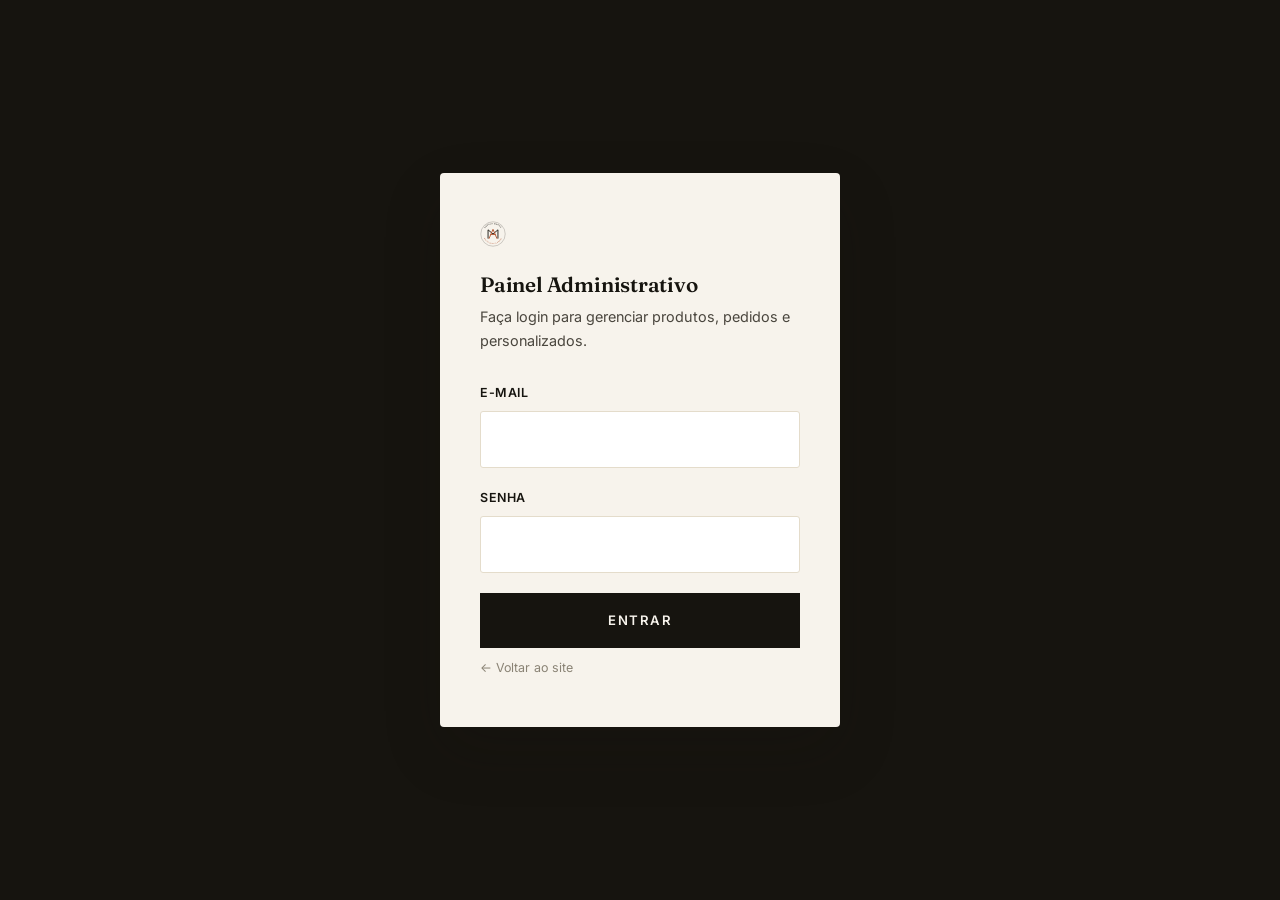
<file: admin/login.html>
<!doctype html>
<html lang="pt-BR">
<head>
<meta charset="UTF-8">
<meta name="viewport" content="width=device-width, initial-scale=1.0">
<title>Login | Painel Admin — Aquela Marca</title>
<meta name="robots" content="noindex, nofollow">
<link rel="icon" type="image/svg+xml" href="../assets/logo-icon.svg">
<link rel="preconnect" href="https://fonts.googleapis.com">
<link rel="preconnect" href="https://fonts.gstatic.com" crossorigin>
<link href="https://fonts.googleapis.com/css2?family=Inter:wght@400;500;600;700&family=Fraunces:ital,wght@0,500;0,600;1,500;1,600&display=swap" rel="stylesheet">
<link rel="stylesheet" href="../css/style.css">
<link rel="stylesheet" href="admin.css">
</head>
<body class="admin-body">

<div class="admin-login-wrap">
  <div class="admin-login-card">
    <img src="../assets/logo-badge.svg" alt="Aquela Marca">
    <h1>Painel Administrativo</h1>
    <p class="sub">Faça login para gerenciar produtos, pedidos e personalizados.</p>

    <div class="admin-error" id="error-box"></div>

    <form id="login-form">
      <div class="field">
        <label for="email">E-mail</label>
        <input type="email" id="email" name="email" required autocomplete="username">
      </div>
      <div class="field">
        <label for="password">Senha</label>
        <input type="password" id="password" name="password" required autocomplete="current-password">
      </div>
      <button type="submit" class="btn btn-primary btn-block" id="submit-btn">Entrar</button>
    </form>
    <p class="form-note mt-2"><a href="../index.html">&larr; Voltar ao site</a></p>
  </div>
</div>

<script type="module">
  import { supabase } from '../js/supabase-client.js';

  const errorBox = document.getElementById('error-box');
  const submitBtn = document.getElementById('submit-btn');
  const form = document.getElementById('login-form');

  supabase.auth.getSession().then(({ data }) => {
    if (data.session) window.location.href = 'index.html';
  });

  form.addEventListener('submit', async function (e) {
    e.preventDefault();
    errorBox.classList.remove('show');
    submitBtn.disabled = true;
    submitBtn.textContent = 'Entrando...';

    const email = document.getElementById('email').value.trim();
    const password = document.getElementById('password').value;

    const { error } = await supabase.auth.signInWithPassword({ email, password });

    if (error) {
      console.error('Supabase auth error:', error);
      errorBox.textContent = 'Erro ao entrar: ' + error.message + ' (status ' + (error.status || '?') + ')';
      errorBox.classList.add('show');
      submitBtn.disabled = false;
      submitBtn.textContent = 'Entrar';
      return;
    }

    window.location.href = 'index.html';
  });
</script>
</body>
</html>
</file>
<file: css/style.css>
/* =========================================================
   Aquela Marca — Design System
   Premium, minimalista, editorial, brasileiro.
   ========================================================= */
:root{
  --cream: #F7F3EC;
  --cream-2: #F1EBDF;
  --ink: #16140F;
  --ink-soft: #4A463E;
  --ink-faint: #8A8375;
  --terracotta: #B2532E;
  --terracotta-dark: #8C3F22;
  --terracotta-light: #E3A77F;
  --line: #E4DCCB;
  --white: #FFFFFF;
  --danger: #A33A3A;
  --success: #256B34;
  --shadow: 0 10px 30px rgba(22,20,15,.08);
  --shadow-lg: 0 24px 60px rgba(22,20,15,.16);
  --radius: 4px;
  --container: 1240px;
  --ff-display: 'Fraunces', Georgia, 'Times New Roman', serif;
  --ff-body: 'Inter', 'Segoe UI', Arial, sans-serif;
}

*,*::before,*::after{box-sizing:border-box;margin:0;padding:0;}
html{scroll-behavior:smooth;}
body{
  font-family:var(--ff-body);
  color:var(--ink);
  background:var(--cream);
  line-height:1.65;
  -webkit-font-smoothing:antialiased;
  overflow-x:hidden;
}
img{max-width:100%;display:block;}
a{color:inherit;text-decoration:none;}
ul{list-style:none;}
button{font:inherit;cursor:pointer;border:none;background:none;}
input,select,textarea{font:inherit;}
h1,h2,h3,h4{font-family:var(--ff-display);color:var(--ink);line-height:1.15;font-weight:600;}
h1{font-size:clamp(2.4rem,5.5vw,4.6rem);letter-spacing:-.01em;}
h2{font-size:clamp(1.8rem,3.4vw,2.8rem);letter-spacing:-.01em;}
h3{font-size:1.3rem;}
p{color:var(--ink-soft);}
.container{width:100%;max-width:var(--container);margin:0 auto;padding:0 28px;}
section{padding:96px 0;}
@media(max-width:768px){section{padding:60px 0;}.container{padding:0 20px;}}

/* ---------- Utility ---------- */
.eyebrow{
  display:inline-flex;align-items:center;gap:10px;
  color:var(--terracotta-dark);font-weight:600;font-size:.75rem;
  letter-spacing:3px;text-transform:uppercase;margin-bottom:16px;
}
.section-head{max-width:640px;margin-bottom:48px;}
.section-head.center{margin-left:auto;margin-right:auto;text-align:center;}
.text-center{text-align:center;}
.mt-1{margin-top:16px;}.mt-2{margin-top:32px;}.mt-3{margin-top:48px;}
.bg-ink{background:var(--ink);color:var(--cream);}
.bg-ink h2,.bg-ink h3,.bg-ink h1{color:var(--cream);}
.bg-ink p{color:rgba(247,243,236,.72);}
.bg-cream-2{background:var(--cream-2);}
.grid{display:grid;gap:32px;}
.reveal{opacity:0;transform:translateY(24px);transition:opacity .7s ease,transform .7s ease;}
.reveal.in{opacity:1;transform:translateY(0);}

/* ---------- Buttons ---------- */
.btn{
  display:inline-flex;align-items:center;justify-content:center;gap:10px;
  padding:16px 34px;font-weight:600;font-size:.82rem;letter-spacing:1.5px;text-transform:uppercase;
  transition:all .25s ease;white-space:nowrap;border:1.5px solid transparent;
}
.btn-primary{background:var(--ink);color:var(--cream);}
.btn-primary:hover{background:var(--terracotta-dark);}
.btn-outline-ink{border-color:var(--ink);color:var(--ink);}
.btn-outline-ink:hover{background:var(--ink);color:var(--cream);}
.btn-outline{border-color:rgba(247,243,236,.5);color:var(--cream);}
.btn-outline:hover{background:rgba(247,243,236,.12);}
.btn-terracotta{background:var(--terracotta);color:var(--cream);}
.btn-terracotta:hover{background:var(--terracotta-dark);}
.btn-block{width:100%;}
.btn-sm{padding:11px 22px;font-size:.72rem;}
.btn[disabled]{opacity:.45;cursor:not-allowed;}
.link-underline{border-bottom:1px solid currentColor;padding-bottom:2px;font-size:.85rem;font-weight:600;}

/* ---------- Header ---------- */
.site-header{
  position:sticky;top:0;z-index:1000;background:rgba(247,243,236,.94);
  backdrop-filter:blur(10px);border-bottom:1px solid var(--line);
}
.nav-wrap{display:flex;align-items:center;justify-content:space-between;height:84px;gap:20px;}
.logo img{height:52px;width:auto;}
.nav-links{display:flex;align-items:center;gap:36px;}
.nav-links a{font-weight:600;font-size:.78rem;letter-spacing:1.2px;text-transform:uppercase;color:var(--ink);position:relative;padding:6px 0;}
.nav-links a::after{content:"";position:absolute;left:0;bottom:0;width:0;height:1px;background:var(--terracotta);transition:width .25s ease;}
.nav-links a:hover::after,.nav-links a.active::after{width:100%;}
.nav-links a.active{color:var(--terracotta-dark);}
.nav-right{display:flex;align-items:center;gap:20px;}
.cart-btn{position:relative;display:flex;align-items:center;gap:6px;font-weight:600;font-size:.78rem;letter-spacing:1px;text-transform:uppercase;}
.cart-count{
  background:var(--terracotta);color:#fff;width:18px;height:18px;border-radius:50%;
  font-size:.65rem;display:flex;align-items:center;justify-content:center;font-weight:700;
}
.nav-toggle{display:none;flex-direction:column;gap:5px;width:26px;}
.nav-toggle span{height:1.5px;background:var(--ink);border-radius:2px;transition:.3s;}

@media(max-width:960px){
  .nav-links{
    position:fixed;top:84px;left:0;right:0;height:calc(100vh - 84px);background:var(--cream);
    flex-direction:column;justify-content:flex-start;align-items:flex-start;
    padding:36px 24px;gap:26px;transform:translateX(100%);transition:transform .3s ease;
    overflow-y:auto;
  }
  .nav-links.open{transform:translateX(0);}
  .nav-toggle{display:flex;}
  .nav-links a{font-size:1rem;}
}

/* ---------- Hero (editorial, full-bleed) ---------- */
.hero{
  position:relative;min-height:86vh;display:flex;align-items:flex-end;color:#fff;
  background:linear-gradient(180deg,rgba(22,20,15,.05) 0%,rgba(22,20,15,.75) 100%),
             linear-gradient(135deg,#3B4A3A 0%,#16140F 60%,#2A1C14 100%);
  overflow:hidden;
}
.hero::before{
  content:"";position:absolute;inset:0;
  background-image: radial-gradient(circle at 20% 20%, rgba(226,167,127,.18), transparent 45%),
                     radial-gradient(circle at 85% 70%, rgba(178,83,46,.22), transparent 50%);
}
.hero-inner{position:relative;padding:64px 0;width:100%;}
.hero .eyebrow{color:var(--terracotta-light);}
.hero h1{color:#fff;max-width:780px;}
.hero p.lead{color:rgba(255,255,255,.82);max-width:480px;font-size:1.05rem;margin-top:18px;}
.hero-actions{display:flex;gap:16px;flex-wrap:wrap;margin-top:34px;}
@media(max-width:768px){.hero{min-height:76vh;}}

/* Smaller page hero for inner pages */
.page-hero{
  padding:64px 0 40px;border-bottom:1px solid var(--line);
}
.breadcrumb{display:flex;gap:8px;font-size:.78rem;color:var(--ink-faint);margin-bottom:16px;text-transform:uppercase;letter-spacing:1px;}
.breadcrumb a{color:var(--terracotta-dark);}
.page-hero p{max-width:600px;}

/* Collection banner (full-bleed, colored) */
.collection-banner{
  position:relative;min-height:60vh;display:flex;align-items:center;color:#fff;overflow:hidden;
}
.collection-banner::before{content:"";position:absolute;inset:0;background:linear-gradient(0deg,rgba(0,0,0,.45),rgba(0,0,0,.1));}
.collection-banner .inner{position:relative;max-width:640px;}
.collection-banner h1{color:#fff;}
.cb-amazonas{background:linear-gradient(135deg,#0F3D2E,#1F5C3F 45%,#0A2A20);}
.cb-rio{background:linear-gradient(135deg,#2B3A5C,#7A3B4E 55%,#1B2740);}
.cb-sp{background:linear-gradient(135deg,#2E2E2E,#54514C 55%,#1A1A1A);}

/* ---------- Manifesto (big italic quote) ---------- */
.manifesto{text-align:center;max-width:820px;margin:0 auto;}
.manifesto p{font-family:var(--ff-display);font-style:italic;font-size:clamp(1.4rem,2.6vw,2rem);color:var(--ink);line-height:1.5;}
.manifesto cite{display:block;margin-top:20px;font-style:normal;font-size:.78rem;letter-spacing:2px;text-transform:uppercase;color:var(--ink-faint);}

/* ---------- Product grid / cards ---------- */
.products-grid{grid-template-columns:repeat(3,1fr);}
@media(max-width:900px){.products-grid{grid-template-columns:repeat(2,1fr);gap:20px;}}
@media(max-width:560px){.products-grid{grid-template-columns:1fr;}}

.product-card{display:block;}
.product-photo{
  position:relative;aspect-ratio:4/5;border-radius:var(--radius);overflow:hidden;
  display:flex;align-items:flex-end;padding:0;isolation:isolate;margin-bottom:16px;
  transition:transform .35s ease, box-shadow .35s ease;
}
.product-card:hover .product-photo{transform:translateY(-4px);box-shadow:var(--shadow-lg);}
.product-photo .tag{
  position:absolute;top:14px;left:14px;background:var(--cream);color:var(--ink);
  font-size:.68rem;font-weight:700;letter-spacing:1px;text-transform:uppercase;padding:5px 10px;border-radius:2px;z-index:2;
}
.product-photo .label{position:relative;z-index:1;padding:22px;color:#fff;}
.product-photo .label span{font-size:.7rem;letter-spacing:2px;text-transform:uppercase;color:rgba(255,255,255,.75);}
.product-photo .label h3{color:#fff;font-size:1.4rem;margin-top:4px;}
.product-photo::after{content:"";position:absolute;inset:0;background:linear-gradient(0deg,rgba(0,0,0,.5),transparent 55%);z-index:0;}
.ph-amazonas{background:linear-gradient(150deg,#12432F,#2E7350 55%,#0B2A1D);}
.ph-rio{background:linear-gradient(150deg,#33456B,#A15468 60%,#1E2A47);}
.ph-sp{background:linear-gradient(150deg,#3A3A3A,#6B675F 55%,#1E1E1E);}
.ph-casal{background:linear-gradient(150deg,#7A2E3B,#B2532E 55%,#4A1A22);}
.ph-familia{background:linear-gradient(150deg,#5C3A21,#B2532E 55%,#2E1C10);}
.ph-pet{background:linear-gradient(150deg,#2E4A3A,#6E8C5C 55%,#182A1F);}
.ph-amigos{background:linear-gradient(150deg,#3A2E5C,#8C6EB2 55%,#1F182E);}

.product-photo .promo-banner{
  position:absolute;left:0;right:0;bottom:0;z-index:2;background:var(--terracotta);color:#fff;
  font-size:.72rem;font-weight:700;text-align:center;padding:9px 10px;letter-spacing:.2px;
}

.product-info{display:flex;justify-content:space-between;align-items:baseline;gap:10px;}
.product-info h4{font-family:var(--ff-body);font-weight:600;font-size:.92rem;}
.product-info .price{font-weight:700;font-size:.92rem;color:var(--terracotta-dark);}
.product-info .price-old{font-weight:500;font-size:.8rem;color:var(--ink-faint);text-decoration:line-through;margin-right:6px;}
.product-info .installment{display:block;font-size:.72rem;color:var(--ink-faint);font-weight:400;margin-top:2px;}
.price-block{text-align:right;}
.product-info .collection-tag{font-size:.72rem;color:var(--ink-faint);text-transform:uppercase;letter-spacing:1px;margin-top:2px;}
.installment{display:block;font-size:.8rem;color:var(--ink-faint);font-weight:400;margin-top:6px;}

/* ---------- How it works (Personalizados) ---------- */
.how-it-works{display:grid;grid-template-columns:repeat(3,1fr);gap:32px;padding:48px 0;text-align:center;}
@media(max-width:768px){.how-it-works{grid-template-columns:1fr;gap:28px;}}
.how-num{
  display:inline-flex;align-items:center;justify-content:center;width:36px;height:36px;border-radius:50%;
  background:var(--terracotta);color:#fff;font-family:var(--ff-display);font-style:italic;font-size:1rem;margin-bottom:14px;
}
.how-step h4{font-size:1rem;margin-bottom:6px;}
.how-step p{font-size:.88rem;color:var(--ink-faint);max-width:280px;margin:0 auto;}

.filter-bar{display:flex;gap:10px;flex-wrap:wrap;margin-bottom:40px;}
.filter-btn{
  padding:10px 20px;border-radius:50px;border:1.5px solid var(--line);font-weight:600;font-size:.75rem;
  letter-spacing:1px;text-transform:uppercase;color:var(--ink);transition:.2s;
}
.filter-btn.active,.filter-btn:hover{background:var(--ink);border-color:var(--ink);color:var(--cream);}

/* ---------- Value props strip ---------- */
.value-strip{grid-template-columns:repeat(3,1fr);text-align:center;}
@media(max-width:768px){.value-strip{grid-template-columns:1fr;gap:40px;}}
.value-item .num{font-family:var(--ff-display);font-style:italic;color:var(--terracotta);font-size:1.6rem;margin-bottom:10px;}
.value-item h4{font-size:1.05rem;margin-bottom:8px;}
.value-item p{font-size:.9rem;max-width:280px;margin:0 auto;}

/* ---------- Product detail page ---------- */
.product-detail{display:grid;grid-template-columns:1.1fr 1fr;gap:64px;align-items:flex-start;}
@media(max-width:900px){.product-detail{grid-template-columns:1fr;gap:32px;}}
.pd-gallery-main{aspect-ratio:4/5;border-radius:var(--radius);overflow:hidden;position:relative;margin-bottom:14px;}
.pd-thumbs{display:flex;gap:10px;}
.pd-thumbs .thumb{width:70px;aspect-ratio:4/5;border-radius:3px;cursor:pointer;border:1.5px solid transparent;overflow:hidden;}
.pd-thumbs .thumb.active{border-color:var(--ink);}
.pd-info .collection-tag{font-size:.75rem;letter-spacing:2px;text-transform:uppercase;color:var(--terracotta-dark);font-weight:700;margin-bottom:10px;display:block;}
.pd-info h1{font-size:2.1rem;margin-bottom:10px;}
.pd-price{font-size:1.4rem;font-weight:700;color:var(--ink);margin-bottom:22px;}
.pd-desc{margin-bottom:28px;}
.size-row{display:flex;gap:10px;margin-bottom:10px;flex-wrap:wrap;}
.size-btn{
  width:48px;height:48px;border:1.5px solid var(--line);border-radius:50%;display:flex;align-items:center;justify-content:center;
  font-weight:600;font-size:.85rem;transition:.2s;
}
.size-btn.active,.size-btn:hover{border-color:var(--ink);background:var(--ink);color:var(--cream);}
.qty-row{display:flex;align-items:center;gap:16px;margin:24px 0;}
.qty-control{display:flex;align-items:center;border:1.5px solid var(--line);border-radius:50px;}
.qty-control button{width:40px;height:40px;font-size:1.1rem;}
.qty-control span{width:36px;text-align:center;font-weight:600;}
.pd-meta{margin-top:36px;padding-top:24px;border-top:1px solid var(--line);}
.pd-meta dl{display:grid;grid-template-columns:auto 1fr;gap:8px 20px;font-size:.85rem;}
.pd-meta dt{color:var(--ink-faint);}
.add-feedback{display:none;background:#EAF6ED;border:1px solid #B7E0C0;color:var(--success);padding:12px 16px;font-size:.85rem;margin-top:14px;border-radius:3px;}
.add-feedback.show{display:block;}

/* ---------- Cart ---------- */
.cart-table{width:100%;border-collapse:collapse;}
.cart-table th{text-align:left;font-size:.72rem;letter-spacing:1.5px;text-transform:uppercase;color:var(--ink-faint);padding-bottom:14px;border-bottom:1px solid var(--line);}
.cart-table td{padding:20px 0;border-bottom:1px solid var(--line);vertical-align:middle;}
.cart-item-info{display:flex;gap:16px;align-items:center;}
.cart-thumb{width:70px;aspect-ratio:4/5;border-radius:3px;flex-shrink:0;}
.cart-item-info h4{font-size:.92rem;margin-bottom:4px;}
.cart-item-info .meta{font-size:.78rem;color:var(--ink-faint);}
.remove-btn{font-size:.75rem;color:var(--danger);text-decoration:underline;margin-top:6px;}
.cart-summary{background:var(--cream-2);padding:32px;border-radius:var(--radius);}
.summary-row{display:flex;justify-content:space-between;font-size:.9rem;padding:10px 0;}
.summary-row.total{font-weight:700;font-size:1.1rem;border-top:1px solid var(--line);margin-top:10px;padding-top:16px;}
.empty-cart{text-align:center;padding:80px 20px;}

/* ---------- Forms ---------- */
.field{margin-bottom:20px;}
.field label{display:block;font-size:.78rem;font-weight:600;letter-spacing:.5px;text-transform:uppercase;color:var(--ink);margin-bottom:8px;}
.field input,.field select,.field textarea{
  width:100%;padding:14px 16px;border:1.5px solid var(--line);border-radius:3px;
  font:inherit;color:var(--ink);background:#fff;transition:border-color .2s;
}
.field input:focus,.field select:focus,.field textarea:focus{outline:none;border-color:var(--ink);}
.field textarea{resize:vertical;min-height:110px;}
.form-row{display:grid;grid-template-columns:1fr 1fr;gap:18px;}
@media(max-width:560px){.form-row{grid-template-columns:1fr;}}
.form-note{font-size:.78rem;color:var(--ink-faint);margin-top:10px;}
.form-success{display:none;background:#EAF6ED;border:1px solid #B7E0C0;color:var(--success);padding:16px 18px;border-radius:3px;font-size:.9rem;margin-bottom:18px;}
.form-success.show{display:block;}

/* ---------- Personalizados: step selector ---------- */
.steps{counter-reset:step;display:grid;gap:16px;margin-bottom:8px;}
.step{border:1px solid var(--line);border-radius:var(--radius);padding:28px;background:#fff;}
.step-head{display:flex;align-items:center;gap:14px;margin-bottom:18px;}
.step-num{
  width:32px;height:32px;border-radius:50%;background:var(--ink);color:var(--cream);
  display:flex;align-items:center;justify-content:center;font-family:var(--ff-display);font-style:italic;font-size:.95rem;flex-shrink:0;
}
.choice-grid{display:grid;grid-template-columns:repeat(auto-fill,minmax(140px,1fr));gap:12px;}
.choice-card{
  border:1.5px solid var(--line);border-radius:3px;padding:16px;text-align:center;cursor:pointer;transition:.2s;
  font-size:.85rem;font-weight:600;
}
.choice-card:hover,.choice-card.selected{border-color:var(--ink);background:var(--ink);color:var(--cream);}
.soon-badge{
  display:inline-block;background:var(--terracotta-light);color:var(--terracotta-dark);font-size:.65rem;font-weight:700;
  letter-spacing:1px;text-transform:uppercase;padding:4px 10px;border-radius:50px;margin-left:10px;
}

/* ---------- Footer ---------- */
.site-footer{background:var(--ink);color:rgba(247,243,236,.65);padding:72px 0 0;}
.footer-grid{display:grid;grid-template-columns:1.5fr 1fr 1fr 1.2fr;gap:40px;padding-bottom:44px;border-bottom:1px solid rgba(247,243,236,.12);}
@media(max-width:900px){.footer-grid{grid-template-columns:1fr 1fr;}}
@media(max-width:560px){.footer-grid{grid-template-columns:1fr;}}
.footer-grid h4{color:var(--cream);font-family:var(--ff-body);font-size:.78rem;letter-spacing:1.5px;text-transform:uppercase;margin-bottom:18px;}
.footer-grid ul{display:grid;gap:11px;}
.footer-grid ul a{font-size:.88rem;color:rgba(247,243,236,.65);transition:.2s;}
.footer-grid ul a:hover{color:var(--terracotta-light);}
.footer-about p{font-size:.88rem;margin:18px 0 20px;max-width:320px;}
.social-row{display:flex;gap:12px;}
.social-row a{
  width:38px;height:38px;border-radius:50%;border:1px solid rgba(247,243,236,.25);
  display:flex;align-items:center;justify-content:center;transition:.2s;
}
.social-row a:hover{background:var(--terracotta);border-color:var(--terracotta);}
.footer-bottom{display:flex;justify-content:space-between;align-items:center;gap:16px;padding:24px 0;font-size:.76rem;flex-wrap:wrap;color:rgba(247,243,236,.45);}

/* ---------- WhatsApp float ---------- */
.wa-float{
  position:fixed;bottom:26px;right:26px;z-index:999;
  width:56px;height:56px;border-radius:50%;background:#25D366;
  display:flex;align-items:center;justify-content:center;box-shadow:0 10px 26px rgba(37,211,102,.4);
  transition:transform .25s ease;
}
.wa-float:hover{transform:scale(1.08);}
.wa-float svg{width:28px;height:28px;}

/* ---------- 404 / error ---------- */
.error-page{min-height:60vh;display:flex;align-items:center;justify-content:center;text-align:center;flex-direction:column;padding:80px 24px;}
.error-page .code{font-family:var(--ff-display);font-style:italic;font-size:5.5rem;color:var(--terracotta-light);line-height:1;}
</file>
<file: admin/admin.css>
/* Painel Admin — Aquela Marca */
body.admin-body{background:var(--cream-2);min-height:100vh;}

.admin-login-wrap{
  min-height:100vh;display:flex;align-items:center;justify-content:center;padding:24px;
  background:var(--ink);
}
.admin-login-card{
  background:var(--cream);border-radius:4px;padding:48px 40px;width:100%;max-width:400px;box-shadow:var(--shadow-lg);
}
.admin-login-card img{height:26px;margin-bottom:26px;}
.admin-login-card h1{font-size:1.3rem;margin-bottom:8px;}
.admin-login-card p.sub{color:var(--ink-soft);font-size:.9rem;margin-bottom:30px;}
.admin-error{
  display:none;background:#FBEAEA;border:1px solid #E9B4B4;color:#A33A3A;padding:12px 14px;
  border-radius:3px;font-size:.85rem;margin-bottom:18px;
}
.admin-error.show{display:block;}

.admin-topbar{background:var(--ink);color:var(--cream);padding:18px 0;position:sticky;top:0;z-index:100;}
.admin-topbar .container{display:flex;align-items:center;justify-content:space-between;gap:16px;flex-wrap:wrap;}
.admin-topbar img{height:22px;}
.admin-topbar .who{display:flex;align-items:center;gap:14px;font-size:.82rem;color:rgba(247,243,236,.7);}
.admin-topbar .who strong{color:var(--cream);}

.admin-main{padding:40px 0 80px;}
.admin-tabs{display:flex;gap:10px;margin-bottom:30px;flex-wrap:wrap;}
.admin-tab-btn{
  padding:11px 22px;border-radius:50px;border:1.5px solid var(--line);background:#fff;
  font-weight:600;font-size:.78rem;letter-spacing:.5px;text-transform:uppercase;color:var(--ink);transition:.2s;
}
.admin-tab-btn.active{background:var(--ink);border-color:var(--ink);color:var(--cream);}
.admin-panel{display:none;}
.admin-panel.active{display:block;}

.admin-toolbar{display:flex;justify-content:space-between;align-items:center;margin-bottom:20px;flex-wrap:wrap;gap:12px;}
.admin-toolbar h2{font-size:1.25rem;}

.admin-card-list{display:grid;gap:16px;}
.lead-card{
  background:#fff;border:1px solid var(--line);border-radius:4px;padding:22px 24px;
  display:grid;grid-template-columns:1fr auto;gap:16px;align-items:start;
}
.lead-card .main h3{font-size:1.02rem;margin-bottom:4px;}
.lead-card .meta-row{display:flex;flex-wrap:wrap;gap:6px 16px;font-size:.8rem;color:var(--ink-soft);margin:8px 0;}
.lead-card .meta-row a{color:var(--terracotta-dark);font-weight:600;}
.lead-card .items{font-size:.85rem;color:var(--ink);background:var(--cream-2);padding:12px 14px;border-radius:3px;margin-top:8px;}
.lead-card .side{display:flex;flex-direction:column;gap:8px;align-items:flex-end;}
.lead-card select{padding:8px 12px;border-radius:3px;border:1.5px solid var(--line);font:inherit;font-size:.8rem;font-weight:600;}
.lead-date{font-size:.74rem;color:var(--ink-faint);white-space:nowrap;}

.status-badge{padding:4px 12px;border-radius:50px;font-size:.7rem;font-weight:700;text-transform:uppercase;letter-spacing:.5px;display:inline-block;}
.status-novo{background:#E6EEF9;color:#2456A6;}
.status-pago{background:#FDF1DC;color:#A9701A;}
.status-enviado{background:#E9E4F5;color:#5B3FA6;}
.status-concluido{background:#E4F5E8;color:#22753A;}
.status-cancelado{background:#FBEAEA;color:#A33A3A;}

.product-row{background:#fff;border:1px solid var(--line);border-radius:4px;padding:18px 22px;display:flex;align-items:center;gap:16px;}
.product-row .thumb{width:52px;aspect-ratio:4/5;border-radius:3px;flex-shrink:0;}
.product-row .info{flex:1;min-width:0;}
.product-row .info h3{font-size:.98rem;margin-bottom:3px;}
.product-row .info .meta{font-size:.78rem;color:var(--ink-faint);}
.product-row .actions{display:flex;gap:8px;flex-shrink:0;}
.icon-btn{padding:8px 14px;border-radius:3px;border:1.5px solid var(--line);font-size:.78rem;font-weight:600;color:var(--ink);background:#fff;}
.icon-btn.danger{color:#B23A3A;border-color:#EFC4C4;}
.icon-btn:hover{background:var(--cream-2);}

.empty-state{text-align:center;padding:60px 20px;color:var(--ink-faint);}

.modal-overlay{position:fixed;inset:0;background:rgba(22,20,15,.55);display:none;align-items:center;justify-content:center;padding:24px;z-index:1000;overflow-y:auto;}
.modal-overlay.show{display:flex;}
.modal-box{background:#fff;border-radius:4px;padding:36px;width:100%;max-width:640px;max-height:90vh;overflow-y:auto;}
.modal-box h2{margin-bottom:20px;}
.modal-actions{display:flex;gap:12px;margin-top:24px;justify-content:flex-end;}
.checkbox-row{display:flex;align-items:center;gap:10px;margin-bottom:18px;}
.checkbox-row input{width:auto;}
.spinner-text{color:var(--ink-faint);font-size:.9rem;padding:20px 0;}
.theme-picker{display:flex;gap:10px;flex-wrap:wrap;}
.theme-swatch{width:40px;height:50px;border-radius:3px;cursor:pointer;border:2px solid transparent;}
.theme-swatch.active{border-color:var(--ink);}
.size-check-row{display:flex;gap:10px;flex-wrap:wrap;}
.size-check{display:flex;align-items:center;gap:6px;border:1.5px solid var(--line);border-radius:3px;padding:8px 12px;font-size:.85rem;cursor:pointer;}
.size-check input{width:auto;}
</file>
